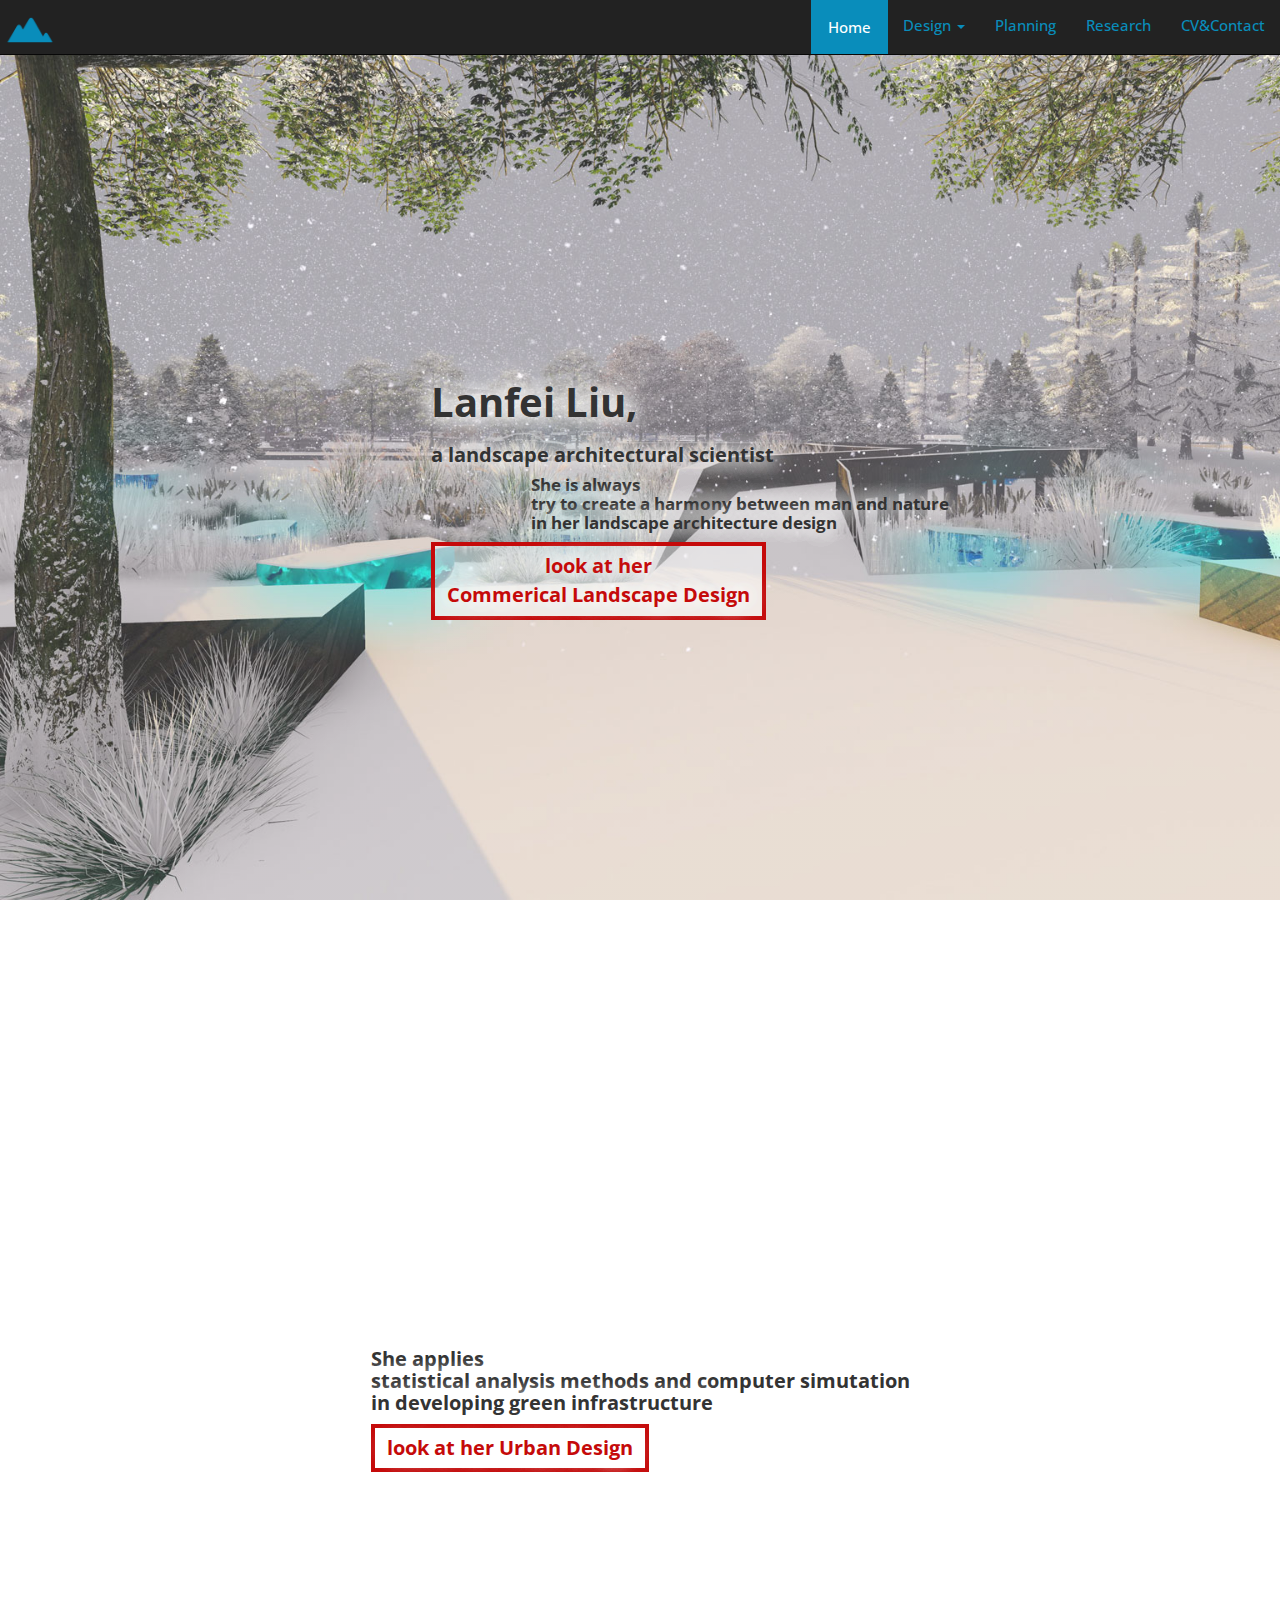
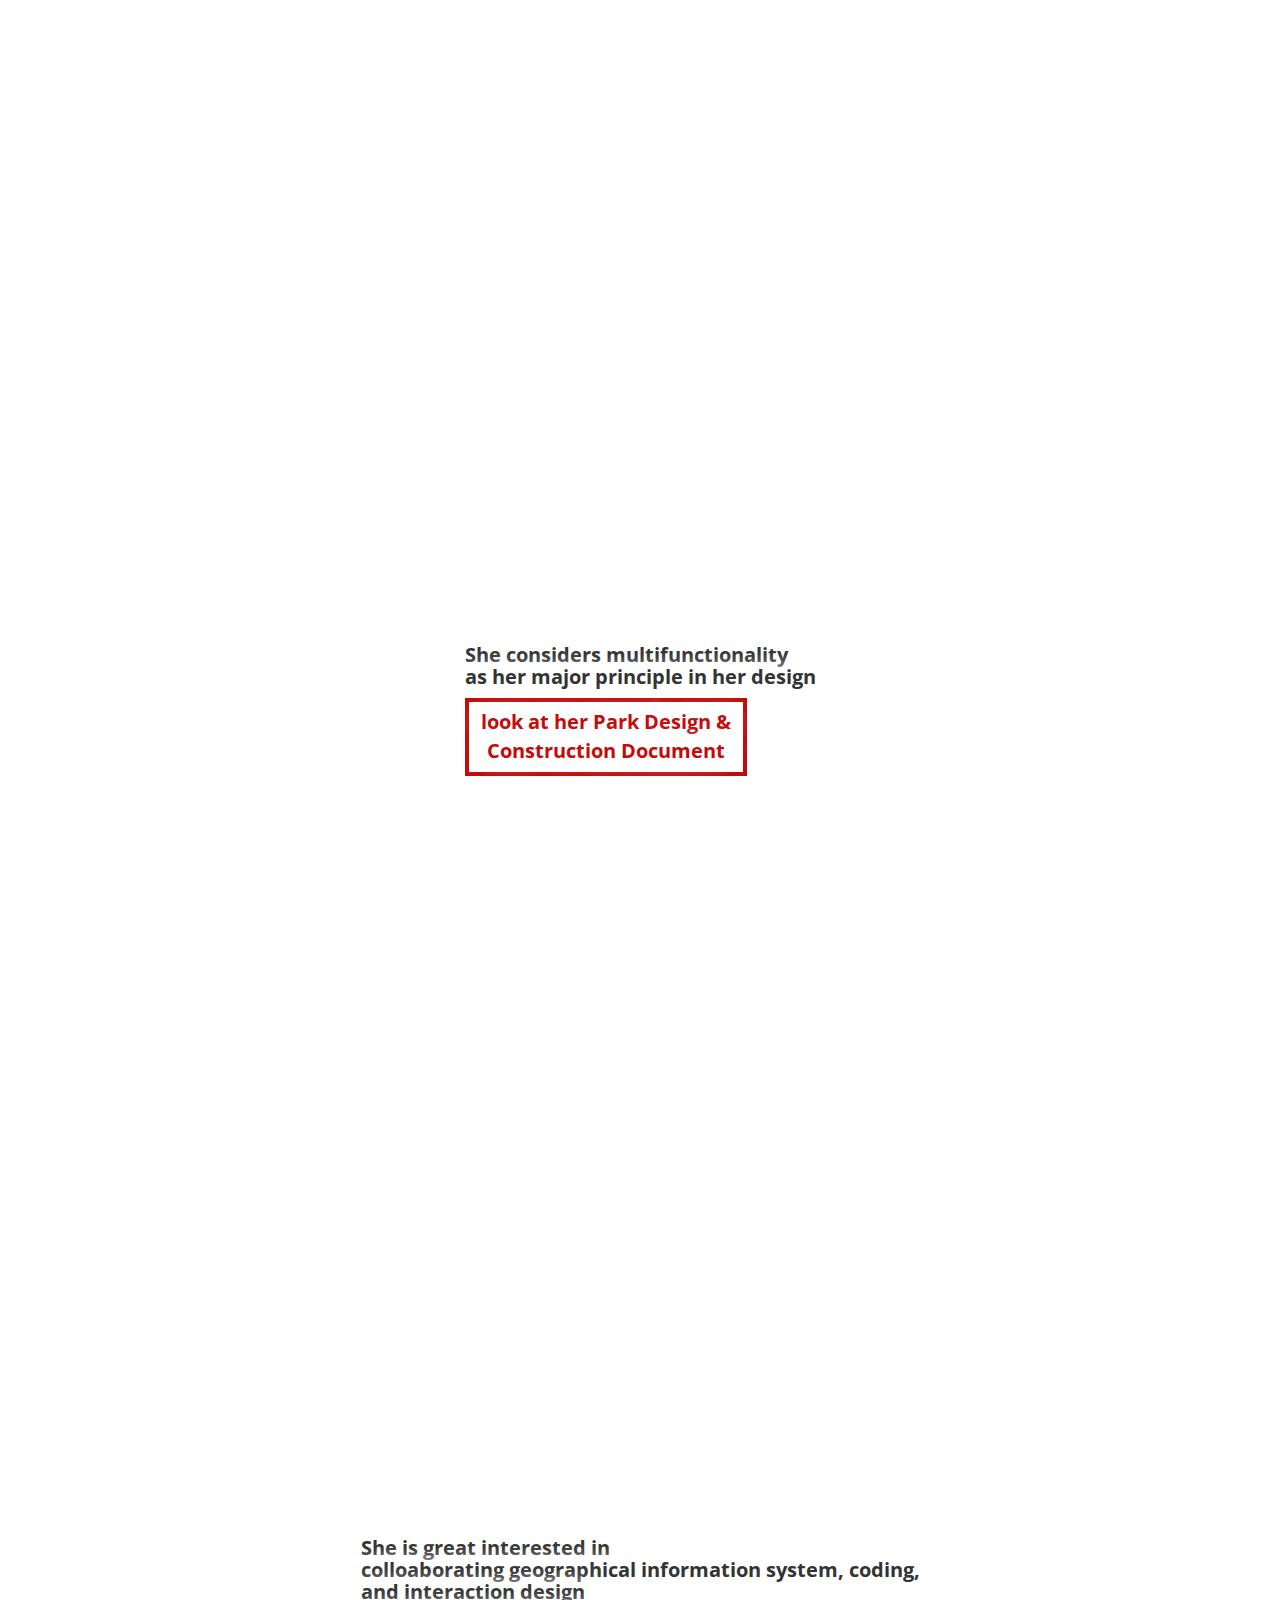
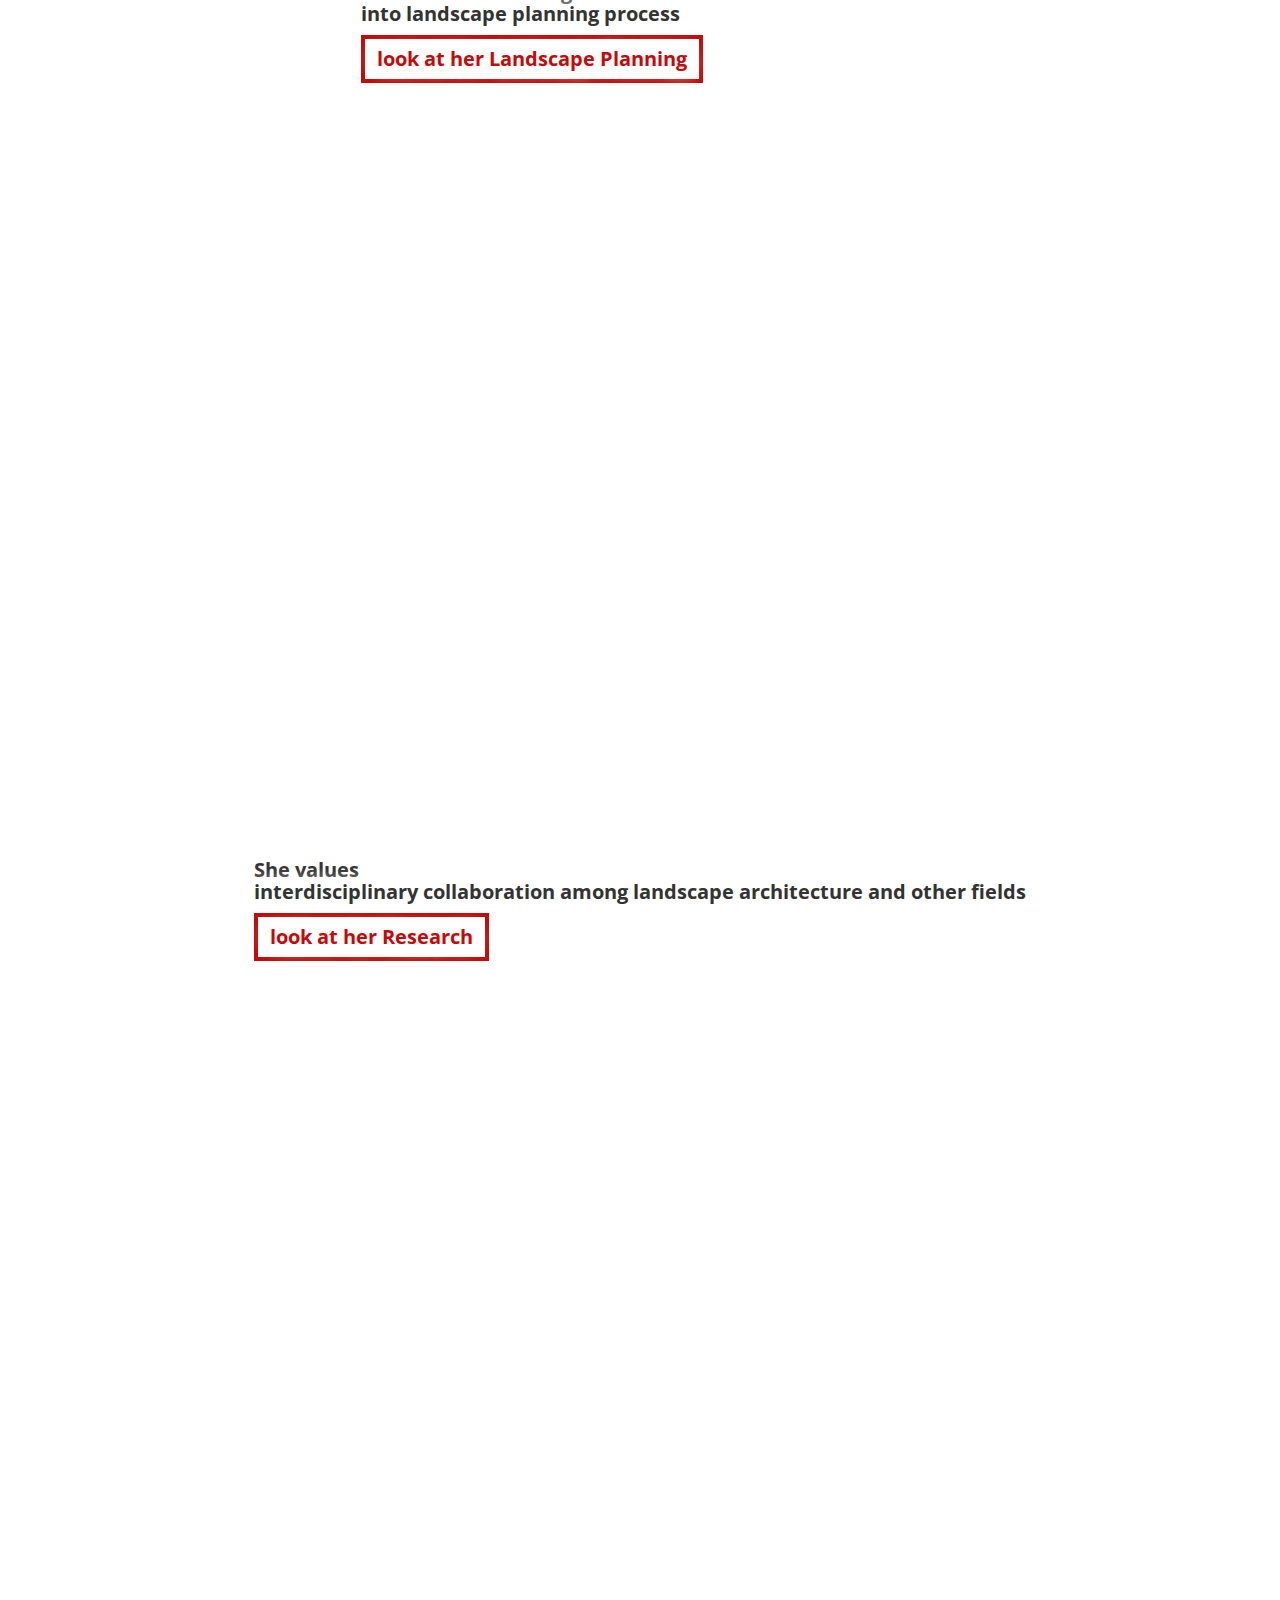
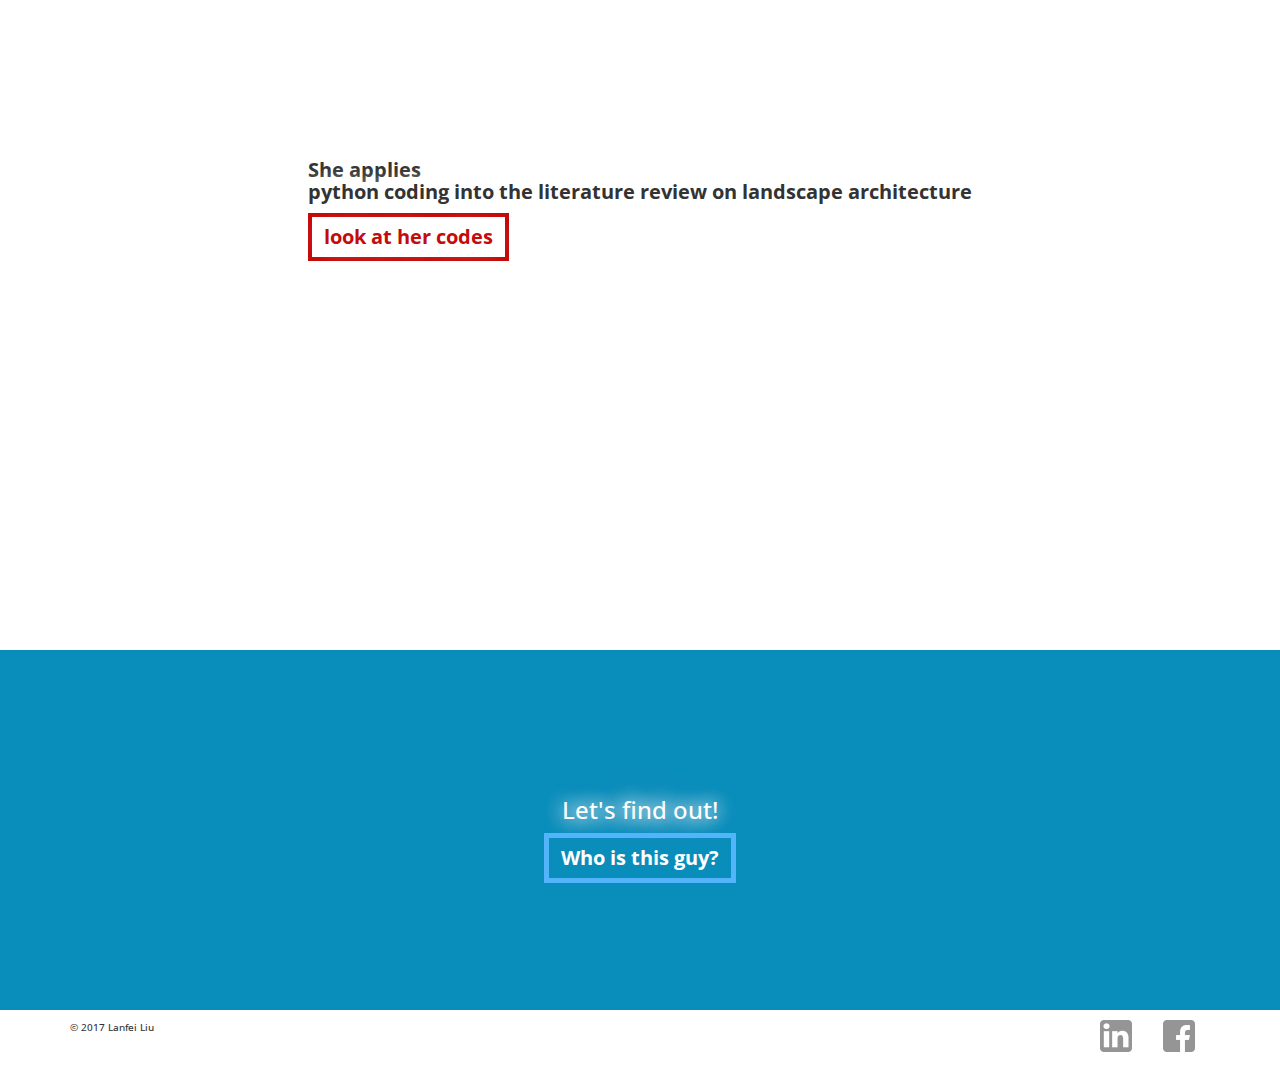
<file: index.html>
<!DOCTYPE html>
<html lang="en">
<head>
  <title>Lanfei Liu's Portfolio</title>
  <meta charset="utf-8" />
  <meta name="viewport" content="width=device-width, initial-scale= 1">
  <!-- Latest compiled and minified CSS -->
  <link rel="stylesheet" href="https://maxcdn.bootstrapcdn.com/bootstrap/3.3.7/css/bootstrap.min.css">
  <!-- jQuery library -->
  <script src="https://ajax.googleapis.com/ajax/libs/jquery/3.1.1/jquery.min.js"></script>
  <!-- Latest compiled JavaScript -->
  <script src="https://maxcdn.bootstrapcdn.com/bootstrap/3.3.7/js/bootstrap.min.js"></script>
  <!--import font and css-->
  <link rel="stylesheet" type="text/css" href="css/lanfei.css"/>
</head>

<!--homepage content-->
<body>
<!--header, my icon and nav-->

<header>
    <nav id="custom-bootstrap-menu" class="navbar navbar-inverse navbar-fixed-top">
    <div class="container-fluid">
      <div class="navbar-header">
        <button type="button" class="navbar-toggle C" data-toggle="collapse" data-target="#navbar2">
          <span class="sr-only">Toggle navigation</span>
          <span class="icon-bar"></span>
          <span class="icon-bar"></span>
          <span class="icon-bar"></span>
        </button>
        <a id = headimg class="navbar-brand" href="index.html"><img src="images/brandmountain3.png" alt = "Lanfei"></a>
        <a id = headtext class="navbar-brand" href="index.html">Lanfei</a>

      </div>
      <div id="navbar2" class="navbar-collapse collapse">
        <ul class="nav navbar-nav navbar-right">
          <li class="active" ><a href="index.html">Home</a></li>
          <li class="dropdown">
            <a href="#" class="dropdown-toggle" data-toggle="dropdown" role="button" aria-expanded="false" >Design <span class="caret"></span></a>
            <ul class="dropdown-menu" role="menu">
              <li><a href="ladesign.html">Commerical Landscape Design</a></li>
              <li><a href="pkdesign.html">Park Design</a></li>
              <li><a href="udesign.html">Urban Design</a></li>
            </ul>
          <li><a href="planning.html">Planning</a></li>
          <li><a href="research.html">Research</a></li>
          <li><a href="cv.html">CV&amp;Contact</a></li>
        </ul>
      </div>
      <!--/.nav-collapse -->
    </div>
    <!--/.container-fluid -->
  </nav>

</header>

  <!--background img and link to pages-->
  <section id=img1 class="jumbotron">
      <div class="stuff">
        <h2>Lanfei Liu, </h2>
        <h3>a landscape architectural scientist<br></h3>
        <h4>She is always<br>try to create a harmony between man and nature<br>in her landscape architecture design</h4>
        <a class="btn btn-primary" href="ladesign.html">look at her <br>Commerical Landscape Design</a>
     </div>
  </section>

  <section id=img2 class="jumbotron">
      <div class="stuff">
        <h3>She applies<br>statistical analysis methods and computer simutation <br>in developing green infrastructure</h3>
        <a class="btn btn-primary" href="udesign.html">look at her Urban Design</a>
     </div>
  </section>

  <section id=img7 class="jumbotron">
      <div class="stuff">
        <h3>She considers multifunctionality<br>as her major principle in her design</h3>
        <a class="btn btn-primary" href="pkdesign.html">look at her Park Design & <br>Construction Document</a>
     </div>
  </section>

  <section id=img3 class="jumbotron">
      <div class="stuff">
        <h3>She is great interested in<br>colloaborating geographical information system, coding, <br> and interaction design <br>into landscape planning process</h3>
        <a class="btn btn-primary" href="planning.html">look at her Landscape Planning</a>
      </div>
  </section>  

  <section id=img4 class="jumbotron">
      <div class="stuff">
        <h3>She values<br>interdisciplinary collaboration among landscape architecture and other fields</h3>
        <a class="btn btn-primary" href="research.html">look at her Research</a>
      </div>
  </section>  

  <section id=img5 class="jumbotron">
      <div class="stuff">
        <h3>She applies<br>python coding into the literature review on landscape architecture</h3>
        <a class="btn btn-primary" href="https://github.com/lanfeiliu/SpringerAPI-ElsevierAPI_LiteratureReviewTable">look at her codes</a>
      </div>
  </section> 

  <section id = img6 class="jumbotron">
      <div class="img6overlay">
        <h3>Let's find out!</h3>
        <a id = buttonblue class="btn btn-primary" href="cv.html">Who is this guy?</a>
      </div>
  </section> 



<!--icon at foot-->
<footer class="container">
	<div class="row">
      <p class="col-sm-4">&copy; 2017 Lanfei Liu</p>
      <ul class="col-sm-8">
        <li class="col-sm-1">
          <a href="http://www.linkedin.com/in/lanfeiliu/html/"><img src="images/Linkedin-512.png" alt="Linkedin"></a>
        </li>
        <li class="col-sm-1">
          <a href="http://www.facebook.com/lanfei.liu.7/"><img src="images/Facebook-512.png" alt="Facebook"></a>
        </li>
      </ul>
    </div>
</footer> 


</body>
</html>
</file>
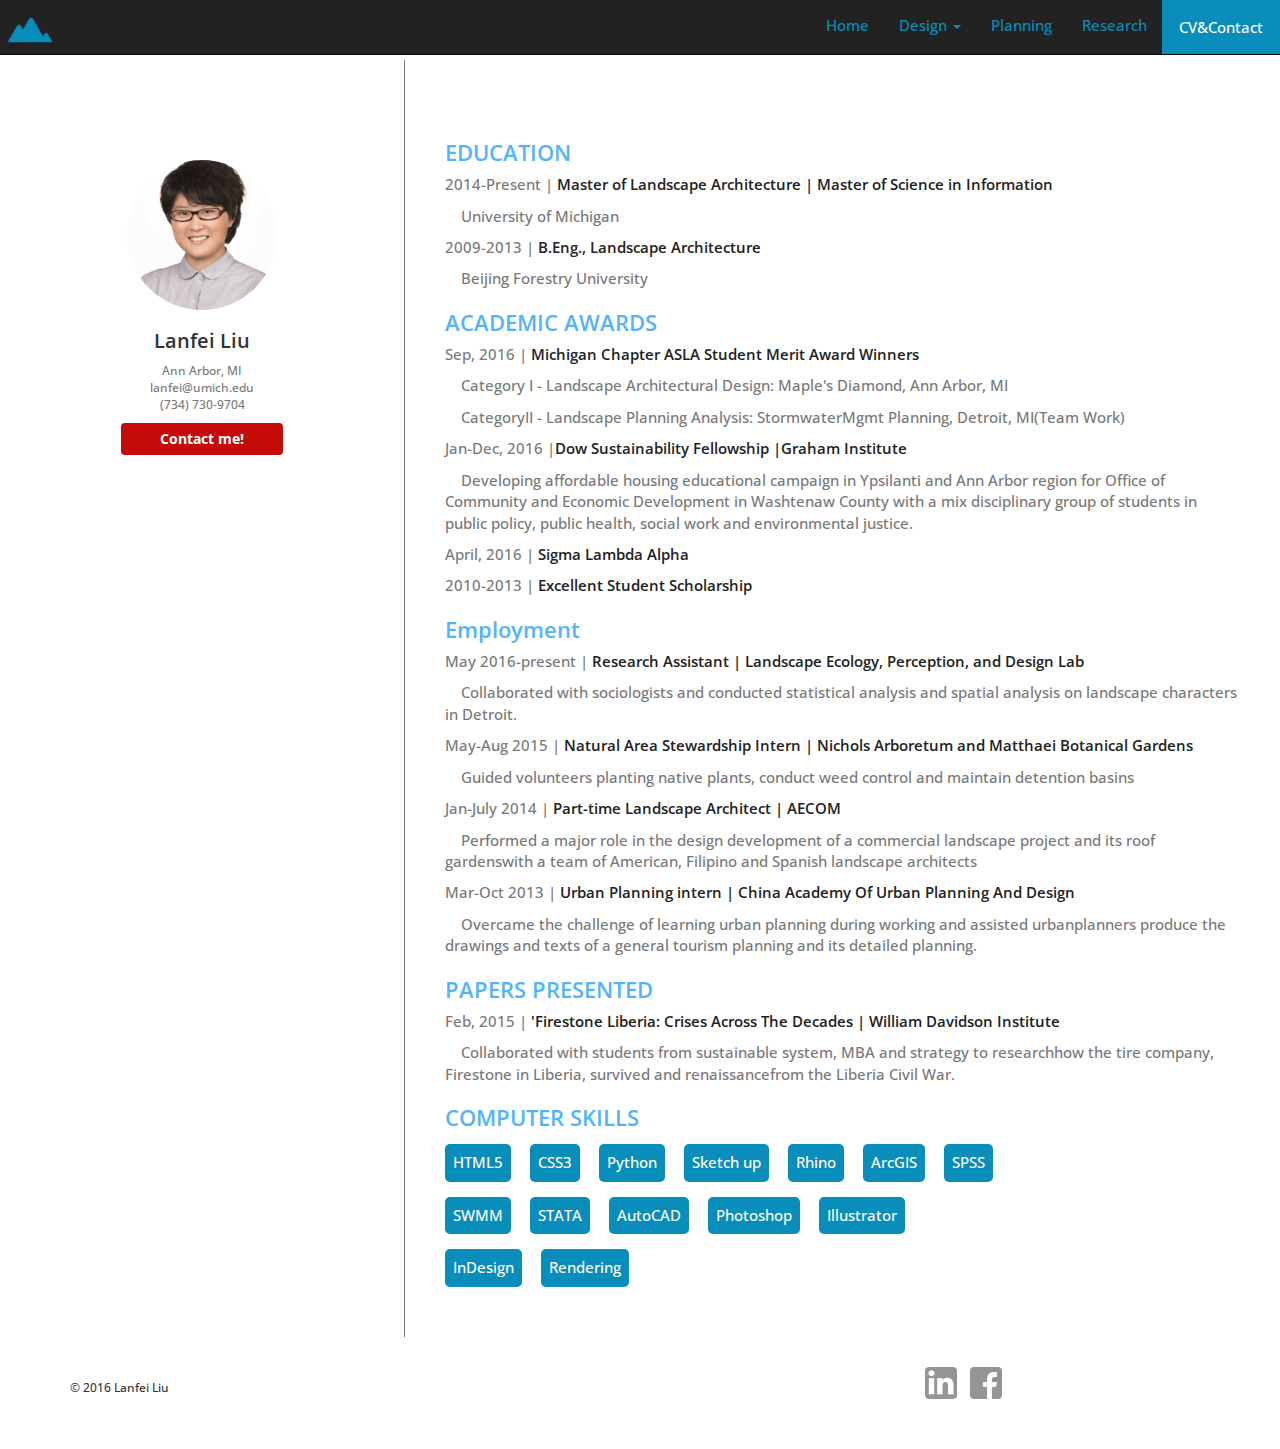
<file: cv.html>
<!DOCTYPE html>
<html lang="en">
<head>
  <title>Lanfei Liu's Portfolio</title>
  <meta charset="utf-8" />
  <meta name="viewport" content="width=device-width, initial-scale= 1">
  <!-- Latest compiled and minified CSS -->
  <link rel="stylesheet" href="https://maxcdn.bootstrapcdn.com/bootstrap/3.3.7/css/bootstrap.min.css">
  <!-- jQuery library -->
  <script src="https://ajax.googleapis.com/ajax/libs/jquery/3.1.1/jquery.min.js"></script>
  <!-- Latest compiled JavaScript -->
  <script src="https://maxcdn.bootstrapcdn.com/bootstrap/3.3.7/js/bootstrap.min.js"></script>
  <!--import font and css-->
  <link rel="stylesheet" type="text/css" href="css/cv.css"/>
</head>

<!--homepage content-->
<body>
<!--header, my icon and nav-->

<header>
  <nav id="custom-bootstrap-menu" class="navbar navbar-inverse navbar-fixed-top">
    <div class="container-fluid">
      <div class="navbar-header">
        <button type="button" class="navbar-toggle C" data-toggle="collapse" data-target="#navbar2">
          <span class="sr-only">Toggle navigation</span>
          <span class="icon-bar"></span>
          <span class="icon-bar"></span>
          <span class="icon-bar"></span>
        </button>
        <a class="navbar-brand" href="index.html"><img src="images/brandmountain3.png" alt = "Lanfei">
        </a>
      </div>
      <div id="navbar2" class="navbar-collapse collapse">
        <ul class="nav navbar-nav navbar-right">
          <li ><a href="index.html">Home</a></li>
          <li class="dropdown">
            <a href="#" class="dropdown-toggle" data-toggle="dropdown" role="button" aria-expanded="false" >Design <span class="caret"></span></a>
            <ul class="dropdown-menu" role="menu">
              <li><a href="ladesign.html">Commerical Landscape Design</a></li>
              <li><a href="pkdesign.html">Park Design</a></li>
              <li><a href="udesign.html">Urban Design</a></li>
            </ul>
          <li><a href="planning.html">Planning</a></li>
          <li><a href="research.html">Research</a></li>
          <li class="active"><a href="cv.html">CV&amp;Contact</a></li>
        </ul>
      </div>
      <!--/.nav-collapse -->
    </div>
    <!--/.container-fluid -->
  </nav>

</header>


   <section class=left>
    <div class = "allleft">
        <div class="me-img"></div>
          <h1>Lanfei Liu</h1>
          <p>Ann Arbor, MI<br>lanfei@umich.edu<br>(734) 730-9704</p>
          <a class="btn btn-primary" href="mailto:lanfei@umich.edu">Contact me!</a>
    </div>
    </section>

    <section class = right>
      <section>
        <h1>EDUCATION</h1>
        <p>2014-Present | <em>Master of Landscape Architecture | Master of Science in Information</em></p>
        <p>&nbsp;&nbsp;&nbsp;&nbsp;University of Michigan</p>
        <p>2009-2013 | <em>B.Eng., Landscape Architecture</em></p>
        <p>&nbsp;&nbsp;&nbsp;&nbsp;Beijing Forestry University</p>
      </section>

      <section>
        <h1>ACADEMIC AWARDS</h1>
        <p>Sep, 2016 | <em>Michigan Chapter ASLA Student Merit Award Winners</em></p>
        <p>&nbsp;&nbsp;&nbsp;&nbsp;Category I - Landscape Architectural Design: Maple's Diamond, Ann Arbor, MI </p>
        <p>&nbsp;&nbsp;&nbsp;&nbsp;CategoryII - Landscape Planning Analysis: StormwaterMgmt Planning, Detroit, MI(Team Work) </p>
        <p>Jan-Dec, 2016 |<em>Dow Sustainability Fellowship |Graham Institute</em></p>
        <p>&nbsp;&nbsp;&nbsp;&nbsp;Developing affordable housing educational campaign in Ypsilanti and Ann Arbor region for Office of Community and Economic Development in Washtenaw County with a mix disciplinary group of students in public policy, public health, social work and environmental justice.</p>
        <p>April, 2016 | <em>Sigma Lambda Alpha</em></p>
        <p>2010-2013 | <em>Excellent Student Scholarship </em></p>
      </section>

      <section>
        <h1>Employment</h1>
        <p>May 2016-present | <em>Research Assistant | Landscape Ecology, Perception, and Design Lab</em></p>
        <p>&nbsp;&nbsp;&nbsp;&nbsp;Collaborated with sociologists and conducted statistical analysis and spatial analysis on landscape characters in Detroit.</p>
        <p>May-Aug 2015 | <em>Natural Area Stewardship Intern | Nichols Arboretum and Matthaei Botanical Gardens</em></p>
        <p>&nbsp;&nbsp;&nbsp;&nbsp;Guided volunteers planting native plants, conduct weed control and maintain detention basins</p>
        <p>Jan-July 2014 | <em>Part-time Landscape Architect | AECOM</em></p>
        <p>&nbsp;&nbsp;&nbsp;&nbsp;Performed a major role in the design development of a commercial landscape project and its roof gardenswith a team of American, Filipino and Spanish landscape architects</p>
        <p>Mar-Oct 2013 | <em>Urban Planning intern | China Academy Of Urban Planning And Design</em></p>
        <p>&nbsp;&nbsp;&nbsp;&nbsp;Overcame the challenge of learning urban planning during working and assisted urbanplanners produce the drawings and texts of a general tourism planning and its detailed planning.</p>
      </section>

       <section>
        <h1>PAPERS PRESENTED</h1>
        <p>Feb, 2015 | <em>'Firestone Liberia: Crises Across The Decades | William Davidson Institute</em></p>
        <p>&nbsp;&nbsp;&nbsp;&nbsp;Collaborated with students from sustainable system, MBA and strategy to researchhow the tire company, Firestone in Liberia, survived and renaissancefrom the Liberia Civil War. </p>
      </section>

      <section>
        <h1>COMPUTER SKILLS</h1>
        <ul class="skill-set">
          <li>HTML5</li>
          <li>CSS3</li>
          <li>Python</li>
          <li>Sketch up</li>
          <li>Rhino</li>
          <li>ArcGIS</li>
          <li>SPSS</li>
          <li>SWMM</li>
          <li>STATA</li>
          <li>AutoCAD</li>
          <li>Photoshop</li>
          <li>Illustrator</li>
          <li>InDesign</li>
          <li>Rendering</li>
        </ul>
      </section>
    </section>

  <!--icon at foot-->
<footer class="container">
  <div class="row">
      <p class="col-sm-4">&copy; 2016 Lanfei Liu</p>
      <ul class="col-sm-8">
        <li class="col-sm-1">
          <a href="http://www.linkedin.com/in/lanfeiliu/html/"><img src="images/Linkedin-512.png" alt="Linkedin"></a>
        </li>
        <li class="col-sm-1">
          <a href="http://www.facebook.com/lanfei.liu.7/"><img src="images/Facebook-512.png" alt="Facebook"></a>
        </li>
      </ul>
    </div>
</footer> 


</body>
</html>
</file>
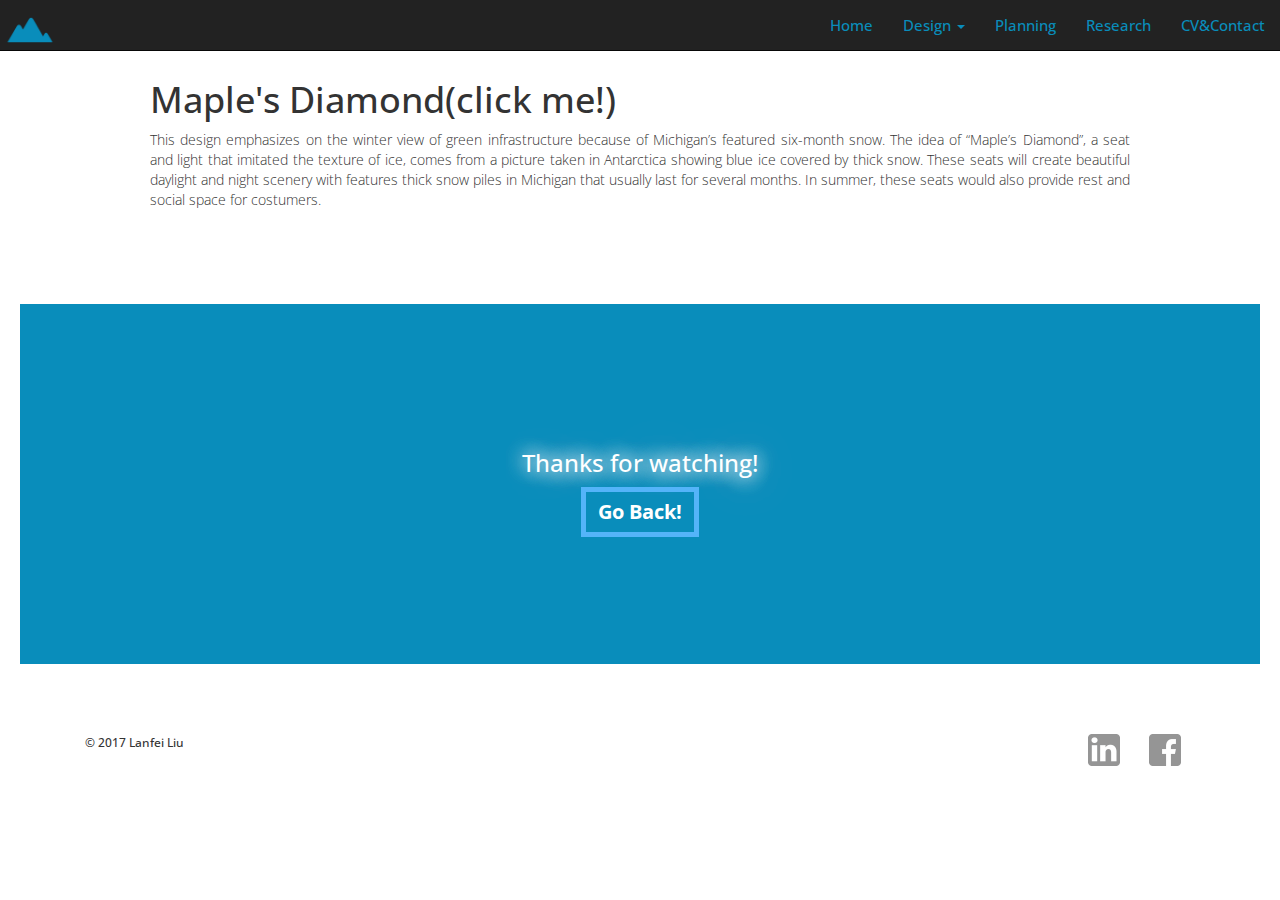
<file: ladesign.html>
<!DOCTYPE html>
<html lang="en">
<head>
  <title>Lanfei Liu's Portfolio</title>
  <meta charset="utf-8" />
  <meta name="viewport" content="width=device-width, initial-scale= 1">
  <!-- Latest compiled and minified CSS -->
  <link rel="stylesheet" href="https://maxcdn.bootstrapcdn.com/bootstrap/3.3.7/css/bootstrap.min.css">
  <!-- jQuery library -->
  <script src="https://ajax.googleapis.com/ajax/libs/jquery/3.1.1/jquery.min.js"></script>
  <!-- Latest compiled JavaScript -->
  <script src="https://maxcdn.bootstrapcdn.com/bootstrap/3.3.7/js/bootstrap.min.js"></script>
  <!--import font and css-->
  <link rel="stylesheet" type="text/css" href="css/pagesl.css"/>
  <link rel="stylesheet" href="css/lightbox.min.css">
</head>

<!--homepage content-->
<body>
<!--header, my icon and nav-->

<header>
  <nav id="custom-bootstrap-menu" class="navbar navbar-inverse navbar-fixed-top">
    <div class="container-fluid">
      <div class="navbar-header">
        <button type="button" class="navbar-toggle C" data-toggle="collapse" data-target="#navbar2">
          <span class="sr-only">Toggle navigation</span>
          <span class="icon-bar"></span>
          <span class="icon-bar"></span>
          <span class="icon-bar"></span>
        </button>
        <a class="navbar-brand" href="index.html"><img src="images/brandmountain3.png" alt = "Lanfei">
        </a>
      </div>
      <div id="navbar2" class="navbar-collapse collapse">
        <ul class="nav navbar-nav navbar-right">
          <li ><a href="index.html">Home</a></li>
          <li class="dropdown">
            <a href="#" class="dropdown-toggle" data-toggle="dropdown" role="button" aria-expanded="false" >Design <span class="caret"></span></a>
            <ul class="dropdown-menu" role="menu">
              <li class="active"><a href="ladesign.html">Commerical Landscape Design</a></li>
              <li><a href="pkdesign.html">Park Design</a></li>
              <li><a href="udesign.html">Urban Design</a></li>
            </ul>
          <li><a href="planning.html">Planning</a></li>
          <li><a href="research.html">Research</a></li>
          <li><a href="cv.html">CV&amp;Contact</a></li>
        </ul>
      </div>
      <!--/.nav-collapse -->
    </div>
    <!--/.container-fluid -->
  </nav>

</header>


<div class = "container">
    <section class = "jumbotron">
    <h1>Maple's Diamond(click me!)</h1>
    <p>This design emphasizes on the winter view of green infrastructure because of Michigan’s featured six-month snow. The idea of “Maple’s Diamond”, a seat and light that imitated the texture of ice, comes from a picture taken in Antarctica showing blue ice covered by thick snow. These seats will create beautiful daylight and night scenery with features thick snow piles in Michigan that usually last for several months. In summer, these seats would also provide rest and social space for costumers.</p>
    </section>

     <section class=row>
     <div class="col-sm-4" style="display:none;">
     <a href="images/Maple_plan.jpg" data-lightbox="jset" data-title="This is the Master plan of Maple Road Shopping Center Landscape. The site maximizes the amount of the parking spaces as well as the area providing ecosystem service. There are total 163 parking spaces within the site, including 13 for ADA, 6 for drop-off and pick-up, 29 for staff and 115 for customers."><img src="images/Maple_plan.jpg" alt = "The Master plan of Maple Road Shopping Center Landscape" class="hover-shadow"></a><p>The Master plan of Maple Road Shopping Center Landscape</p>
     </div>

     <div class="col-sm-4" style="display:none;">
    <a href="images/Maple_A2.jpg" data-lightbox="jset" data-title="Two 1 acre patches at north of the site and a smaller patch at the southeast side perform as stepping stones for birds, small animals and pollinators across the larger landscape matrix of which the site is a part."><img src="images/Maple_A2.jpg" alt = "TPatches, Matrixs,and the site" class="hover-shadow"></a><p>Patches, Matrixs, and the site</p>
    </div>

    <div class="col-sm-4" style="display:none;">
    <a href="images/Maple_A1.jpg" data-lightbox="jset" data-title="The grading design guides most of the surface flow from roofs and parking spaces to the rainwater gardens and detention basins within the site. About 70 feet of windbreaks interval, which are created by the trees in the rainwater gardens, detention basins and the patches, would help to block cold west wind in winter and provide shading for vehicles and people."> <img src="images/Maple_A1.jpg" alt="The terrain, winter wind, storm flow, green infrastructure and transportation circulation" class="hover-shadow"></a><p>The terrain, flow and circulation map</p>
    </div>
    </section>

    <section class=row>
    <div class="col-sm-6 col-md-4" style="display:none;">
     <a href="css/Maple_P1_ss.jpg" data-lightbox="jset" data-title="The winter view of the detention basin"><img src="images/Maple_P1_ss.jpg" alt = "The winter view of the detention basin" class="hover-shadow"></a><p>The winter view of the detention basin</p>
     </div>

    <div class="col-sm-6 col-md-4" style="display:none;">
    <a href="css/Maple_P2.jpg" data-lightbox="jset" data-title="The night view of the detention basin"><img src="images/Maple_P2.jpg" alt = "The night view of the detention basin" class="hover-shadow"></a><p>The night view of the detention basin</p>
    </div>

    <div class="col-sm-6 col-md-4" style="display:none;">
    <a href="images/Maple_P4.jpg" data-lightbox="jset" data-title="The outdoor cafe"> <img src="images/Maple_P4.jpg" alt="The terrain, winter wind, storm flow, green infrastructure and transportation circulation" class="hover-shadow"></a><p>The outdoor cafe</p>
    </div>


    <div class="col-sm-6 col-md-4" style="display:none;">
     <a href="images/Maple_P3.jpg" data-lightbox="jset" data-title="The open space in the winter"><img src="images/Maple_P3.jpg" alt = "The open space in the winter" class="hover-shadow"></a><p>The open space in the winter</p>
     </div>

     <div class="col-sm-6 col-md-4" style="display:none;">
    <a href="images/Maple_P6.jpg" data-lightbox="jset" data-title="The open space in the summer"><img src="images/Maple_P6.jpg" alt = "The open space in the summer" class="hover-shadow"></a><p>The open space in the summer</p>
    </div>

    <div class="col-sm-6 col-md-4" style="display:none;">
    <a href="images/Maple_P5.jpg" data-lightbox="jset" data-title="The sidewalk allows people to walk through parking lot safty"> <img src="images/Maple_P5.jpg" alt="The sidewalk allows people to walk through parking lot safty" class="hover-shadow"></a><p>The sidewalk allows people to walk through parking lot safty</p>
    </div>
    </section>
</div>

  <section id = img6 class="jumbotron">
    <div class="img6overlay">
      <h3>Thanks for watching!</h3>
      <a id = buttonblue class="btn btn-primary" href="index.html">Go Back!</a>
    </div>
  </section> 


<footer class="container">
  <div class="r">
      <p class="col-sm-4">&copy; 2017 Lanfei Liu</p>
      <ul class="col-sm-8">
        <li class="col-sm-1">
          <a href="http://www.linkedin.com/in/lanfeiliu/html/"><img src="images/Linkedin-512.png" alt="Linkedin"></a>
        </li>
        <li class="col-sm-1">
          <a href="http://www.facebook.com/lanfei.liu.7/"><img src="images/Facebook-512.png" alt="Facebook"></a>
        </li>
      </ul>
    </div>
</footer> 
<script src="js/lightbox-plus-jquery.min.js"></script>

</body>
</html>
</file>
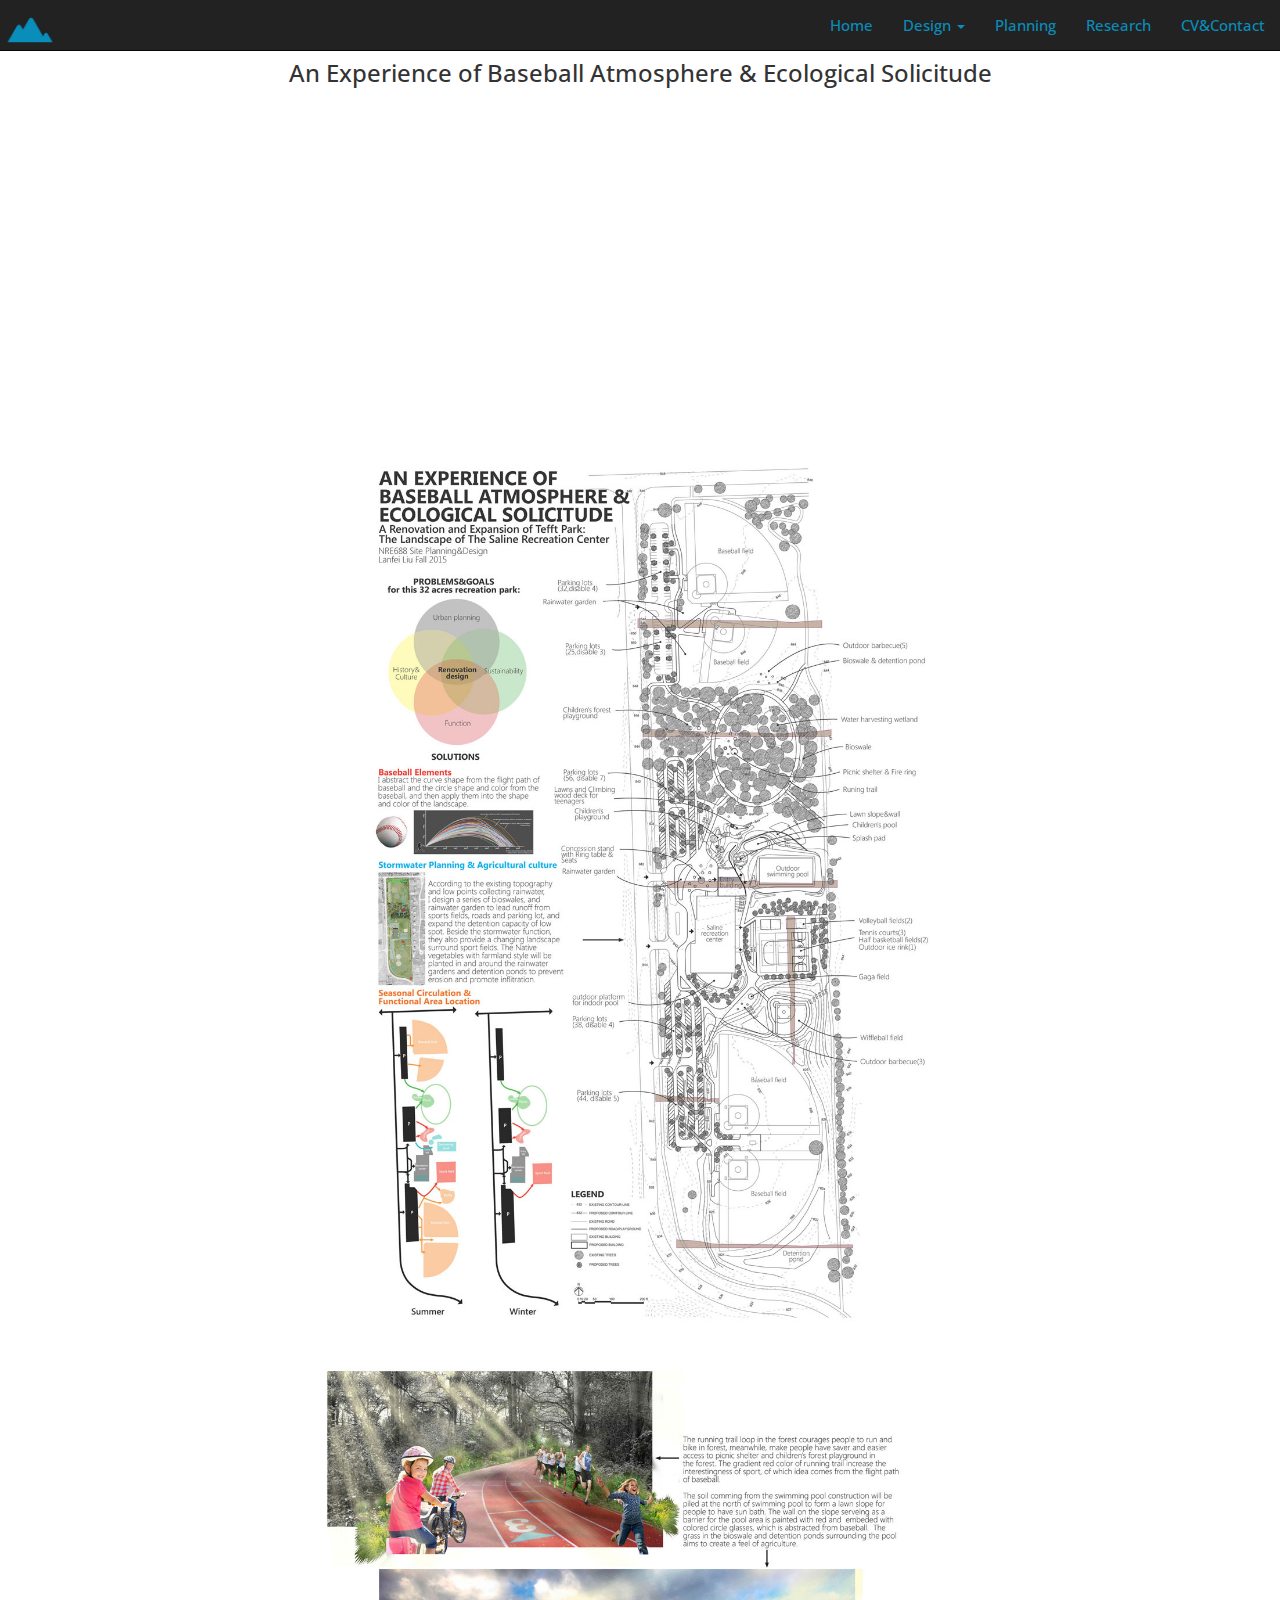
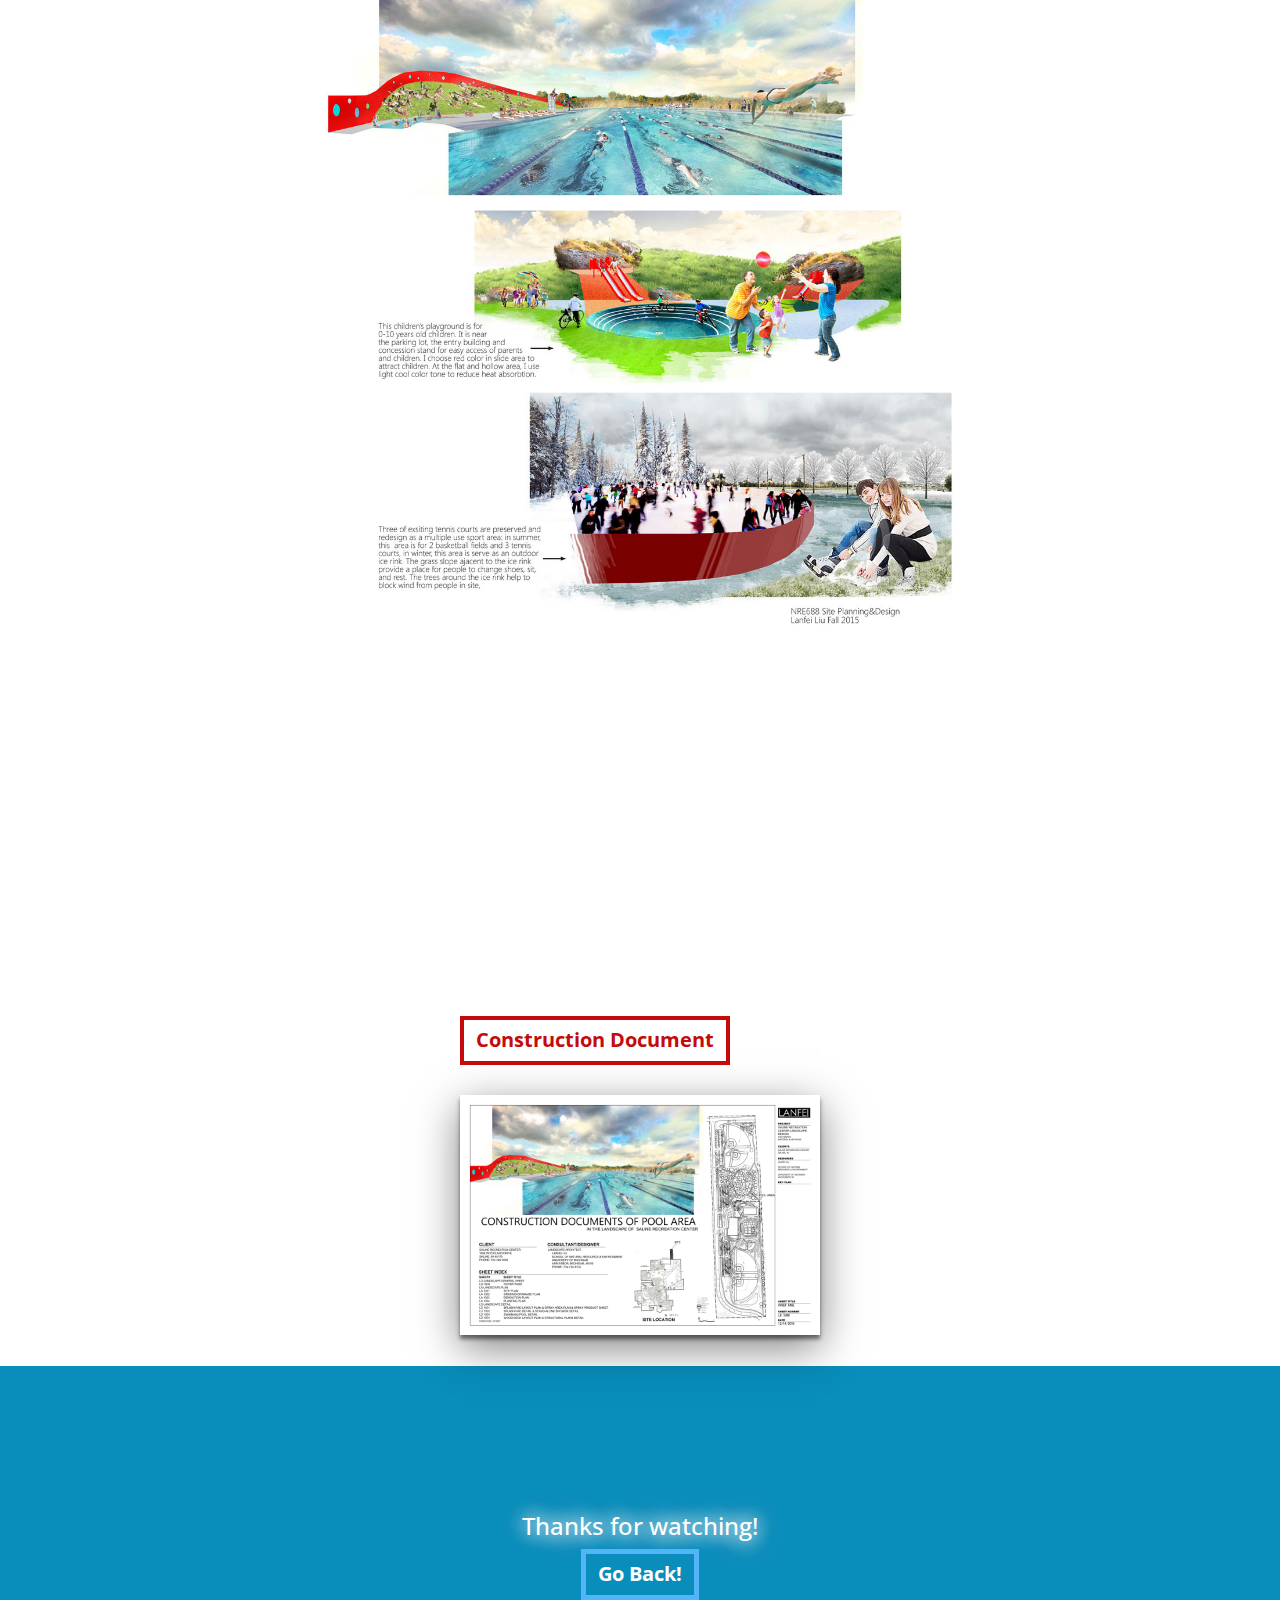
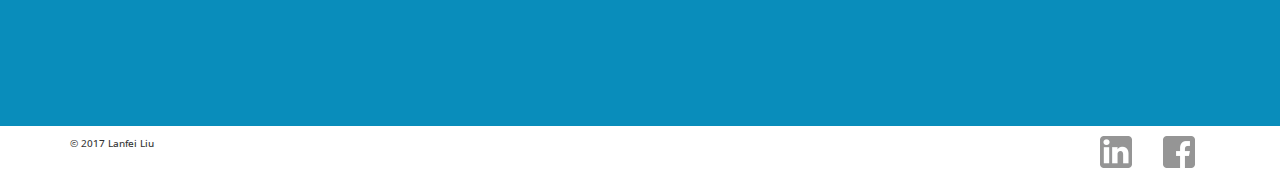
<file: pkdesign.html>
<!DOCTYPE html>
<html lang="en">
<head>
  <title>Lanfei Liu's Portfolio</title>
  <meta charset="utf-8" />
  <meta name="viewport" content="width=device-width, initial-scale= 1">
  <!-- Latest compiled and minified CSS -->
  <link rel="stylesheet" href="https://maxcdn.bootstrapcdn.com/bootstrap/3.3.7/css/bootstrap.min.css">
  <!-- jQuery library -->
  <script src="https://ajax.googleapis.com/ajax/libs/jquery/3.1.1/jquery.min.js"></script>
  <!-- Latest compiled JavaScript -->
  <script src="https://maxcdn.bootstrapcdn.com/bootstrap/3.3.7/js/bootstrap.min.js"></script>
  <!--import font and css-->
  <link rel="stylesheet" type="text/css" href="css/pagepk.css"/>
</head>

<!--homepage content-->
<body>
<!--header, my icon and nav-->

<header>
    <nav id="custom-bootstrap-menu" class="navbar navbar-inverse navbar-fixed-top">
    <div class="container-fluid">
      <div class="navbar-header">
        <button type="button" class="navbar-toggle C" data-toggle="collapse" data-target="#navbar2">
          <span class="sr-only">Toggle navigation</span>
          <span class="icon-bar"></span>
          <span class="icon-bar"></span>
          <span class="icon-bar"></span>
        </button>
        <a id = headimg class="navbar-brand" href="index.html"><img src="images/brandmountain3.png" alt = "Lanfei"></a>
        <a id = headtext class="navbar-brand" href="index.html">Lanfei</a>

      </div>
      <div id="navbar2" class="navbar-collapse collapse">
        <ul class="nav navbar-nav navbar-right">
          <li><a href="index.html">Home</a></li>
          <li class="dropdown">
            <a href="#" class="dropdown-toggle" data-toggle="dropdown" role="button" aria-expanded="false" >Design <span class="caret"></span></a>
            <ul class="dropdown-menu" role="menu">
              <li><a href="ladesign.html">Commerical Landscape Design</a></li>
              <li class="active" ><a href="pkdesign.html">Park Design</a></li>
              <li><a href="udesign.html">Urban Design</a></li>
            </ul>
          <li><a href="planning.html">Planning</a></li>
          <li><a href="research.html">Research</a></li>
          <li><a href="cv.html">CV&amp;Contact</a></li>
        </ul>
      </div>
      <!--/.nav-collapse -->
    </div>
    <!--/.container-fluid -->
  </nav>

</header>

  <!--background img and link to pages-->

  <h3 style="text-align:center;">An Experience of Baseball Atmosphere & Ecological Solicitude</h3>

  <section id=pk1 class="jumbotron">
  </section>

  <section class="container">
    <div class="row">

      <figure class="col-sm-6 col-md-4">
      </figure>

      <figure class="col-sm-6 col-md-4">
      <a class="btn btn-primary" href="images/Park_Construction_Document.pdf">Construction Document</a>
      <a href = "images/Park_Construction_Document.pdf"><img src="images/LPCOVER_PAGE2-COVERPAGE.jpg"><p><br></p></a>
      </figure>
    </div>
  </section>

  <section id = img6 class="jumbotron">
    <div class="img6overlay">
      <h3>Thanks for watching!</h3>
      <a id = buttonblue class="btn btn-primary" href="index.html">Go Back!</a>
    </div>
  </section> 



<!--icon at foot-->
<footer class="container">
	<div class="row">
      <p class="col-sm-4">&copy; 2017 Lanfei Liu</p>
      <ul class="col-sm-8">
        <li class="col-sm-1">
          <a href="http://www.linkedin.com/in/lanfeiliu/html/"><img src="images/Linkedin-512.png" alt="Linkedin"></a>
        </li>
        <li class="col-sm-1">
          <a href="http://www.facebook.com/lanfei.liu.7/"><img src="images/Facebook-512.png" alt="Facebook"></a>
        </li>
      </ul>
    </div>
</footer> 


</body>
</html>
</file>
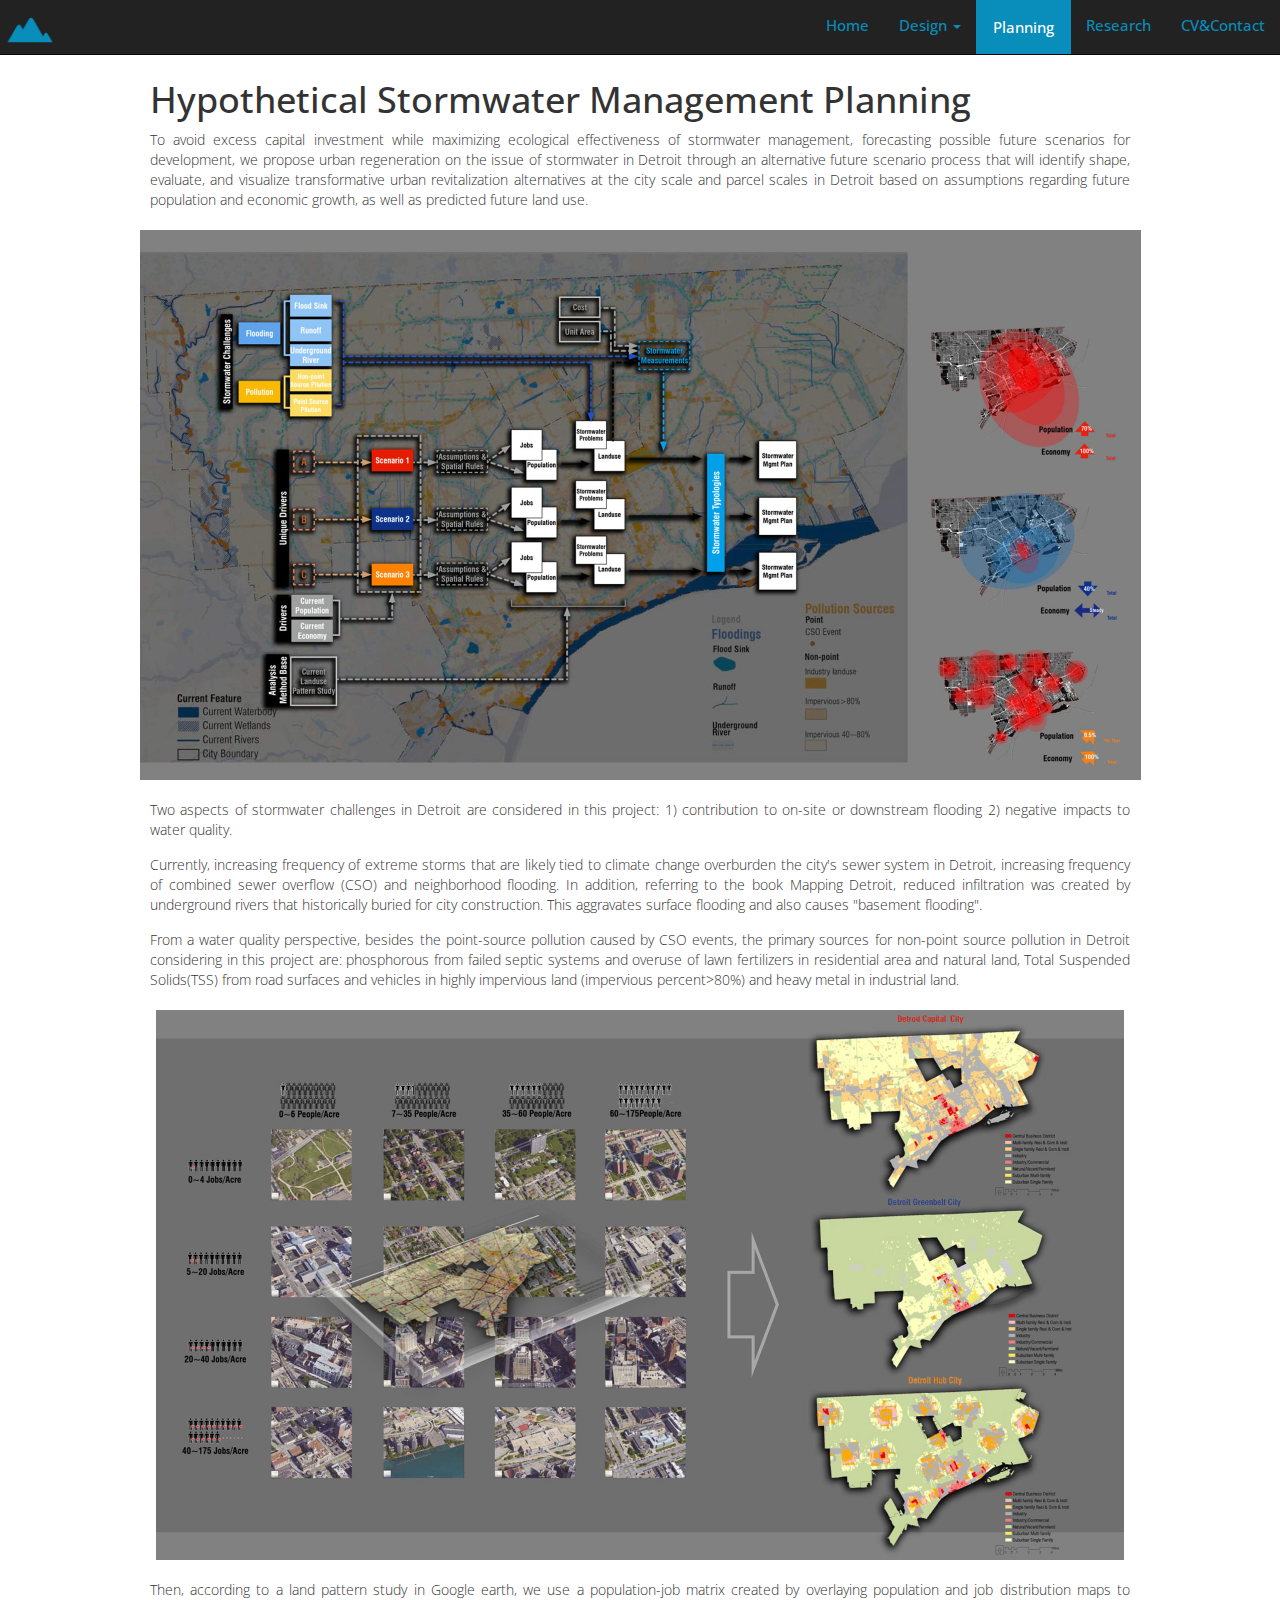
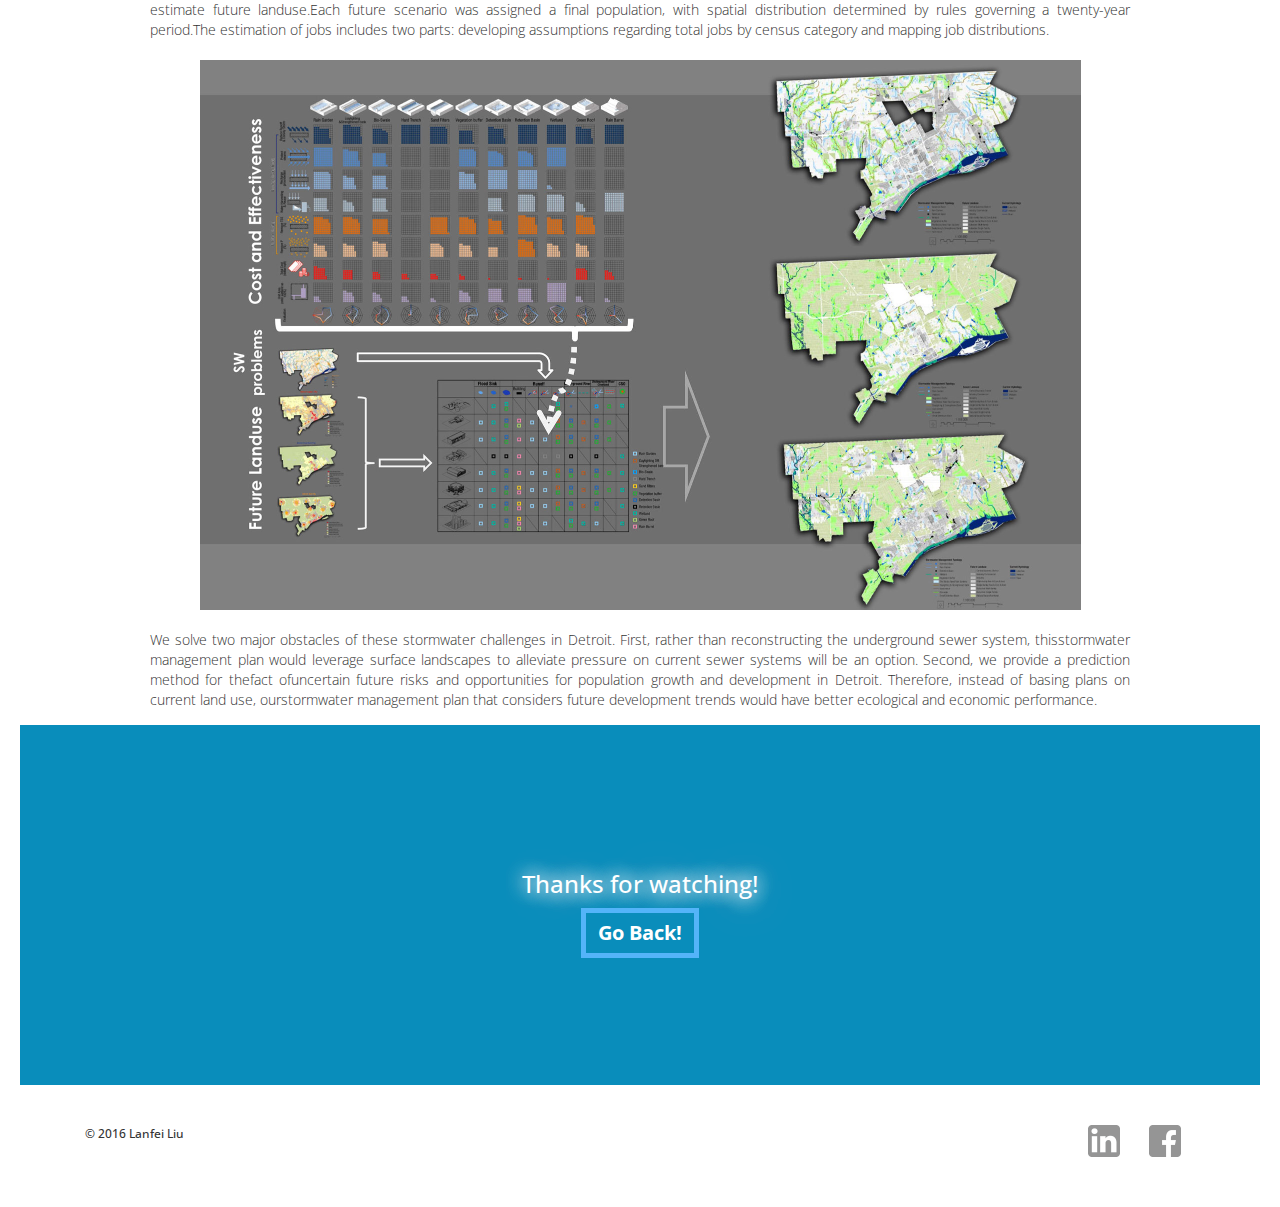
<file: planning.html>
<!DOCTYPE html>
<html lang="en">
<head>
  <title>Lanfei Liu's Portfolio</title>
  <meta charset="utf-8" />
  <meta name="viewport" content="width=device-width, initial-scale= 1">
  <!-- Latest compiled and minified CSS -->
  <link rel="stylesheet" href="https://maxcdn.bootstrapcdn.com/bootstrap/3.3.7/css/bootstrap.min.css">
  <!-- jQuery library -->
  <script src="https://ajax.googleapis.com/ajax/libs/jquery/3.1.1/jquery.min.js"></script>
  <!-- Latest compiled JavaScript -->
  <script src="https://maxcdn.bootstrapcdn.com/bootstrap/3.3.7/js/bootstrap.min.js"></script>
  <!--import font and css-->
  <link rel="stylesheet" type="text/css" href="css/pagepl.css"/>
</head>

<!--homepage content-->
<body>
<!--header, my icon and nav-->

<header>
  <nav id="custom-bootstrap-menu" class="navbar navbar-inverse navbar-fixed-top">
    <div class="container-fluid">
      <div class="navbar-header">
        <button type="button" class="navbar-toggle C" data-toggle="collapse" data-target="#navbar2">
          <span class="sr-only">Toggle navigation</span>
          <span class="icon-bar"></span>
          <span class="icon-bar"></span>
          <span class="icon-bar"></span>
        </button>
        <a class="navbar-brand" href="index.html"><img src="images/brandmountain3.png" alt = "Lanfei">
        </a>
      </div>
      <div id="navbar2" class="navbar-collapse collapse">
        <ul class="nav navbar-nav navbar-right">
          <li ><a href="index.html">Home</a></li>
          <li class="dropdown">
            <a href="#" class="dropdown-toggle" data-toggle="dropdown" role="button" aria-expanded="false" >Design <span class="caret"></span></a>
            <ul class="dropdown-menu" role="menu">
              <li><a href="ladesign.html">Commerical Landscape Design</a></li>
              <li><a href="pkdesign.html">Park Design</a></li>
              <li class="active"><a href="udesign.html">Urban Design</a></li>
            </ul>
          <li class="active"><a href="planning.html">Planning</a></li>
          <li><a href="research.html">Research</a></li>
          <li><a href="cv.html">CV&amp;Contact</a></li>
        </ul>
      </div>
      <!--/.nav-collapse -->
    </div>
    <!--/.container-fluid -->
  </nav>

</header>

  <div class = "container">
    <section class = "jumbotron">
    <h1>Hypothetical Stormwater Management Planning</h1>
    <p>To avoid excess capital investment while maximizing ecological effectiveness of stormwater management, forecasting possible future scenarios for development, we propose urban regeneration on the issue of stormwater in Detroit through an alternative future scenario process that will identify shape, evaluate, and visualize transformative urban revitalization alternatives at the city scale and parcel scales in Detroit based on assumptions regarding future population and economic growth, as well as predicted future land use.</p>
    </section>

    <section id= img1 class = "jumbotron">
    </section>

    <section class = "jumbotron">
    <p>Two aspects of stormwater challenges in Detroit are considered in this project: 1) contribution to on-site or downstream flooding 2) negative impacts to water quality. </p>
    <p>Currently, increasing frequency of extreme storms that are likely tied to climate change overburden the city's sewer system in Detroit, increasing frequency of combined sewer overflow (CSO) and neighborhood flooding. In addition, referring to the book Mapping Detroit, reduced infiltration was created by underground rivers that historically buried for city construction. This aggravates surface flooding and also causes "basement flooding".</p>
    <p>From a water quality perspective, besides the point-source pollution caused by CSO events, the primary sources for non-point source pollution in Detroit considering in this project are: phosphorous from failed septic systems and overuse of lawn fertilizers in residential area and natural land, Total Suspended Solids(TSS) from road surfaces and vehicles in highly impervious land (impervious percent>80%) and heavy metal in industrial land. </p>
    </section>

    <section id= img2 class = "jumbotron">
    </section>

    <section class = "jumbotron">
    <p>Then, according to a land pattern study in Google earth, we use a population-job matrix created by overlaying population and job distribution maps to estimate future landuse.Each future scenario was assigned a final population, with spatial distribution determined by rules governing a twenty-year period.The estimation of jobs includes two parts: developing assumptions regarding total jobs by census category and mapping job distributions.</p>
    </section>

    <section id= img3 class = "jumbotron">
    </section>

    <section class = "jumbotron">
    <p>We solve two major obstacles of these stormwater challenges in Detroit. First, rather than reconstructing the underground sewer system, thisstormwater management plan would leverage surface landscapes to alleviate pressure on current sewer systems will be an option. Second, we provide a prediction method for thefact ofuncertain future risks and opportunities for population growth and development in Detroit. Therefore, instead of basing plans on current land use, ourstormwater management plan that considers future development trends would have better ecological and economic performance. </p>
    </section>

  </div>

  <section id = img6 class="jumbotron">
    <div class="img6overlay">
      <h3>Thanks for watching!</h3>
      <a id = buttonblue class="btn btn-primary" href="index.html">Go Back!</a>
    </div>
  </section> 


<footer class="container">
  <div class="r">
      <p class="col-sm-4">&copy; 2016 Lanfei Liu</p>
      <ul class="col-sm-8">
        <li class="col-sm-1">
          <a href="http://www.linkedin.com/in/lanfeiliu/html/"><img src="images/Linkedin-512.png" alt="Linkedin"></a>
        </li>
        <li class="col-sm-1">
          <a href="http://www.facebook.com/lanfei.liu.7/"><img src="images/Facebook-512.png" alt="Facebook"></a>
        </li>
      </ul>
    </div>
</footer> 

</body>
</html>
</file>
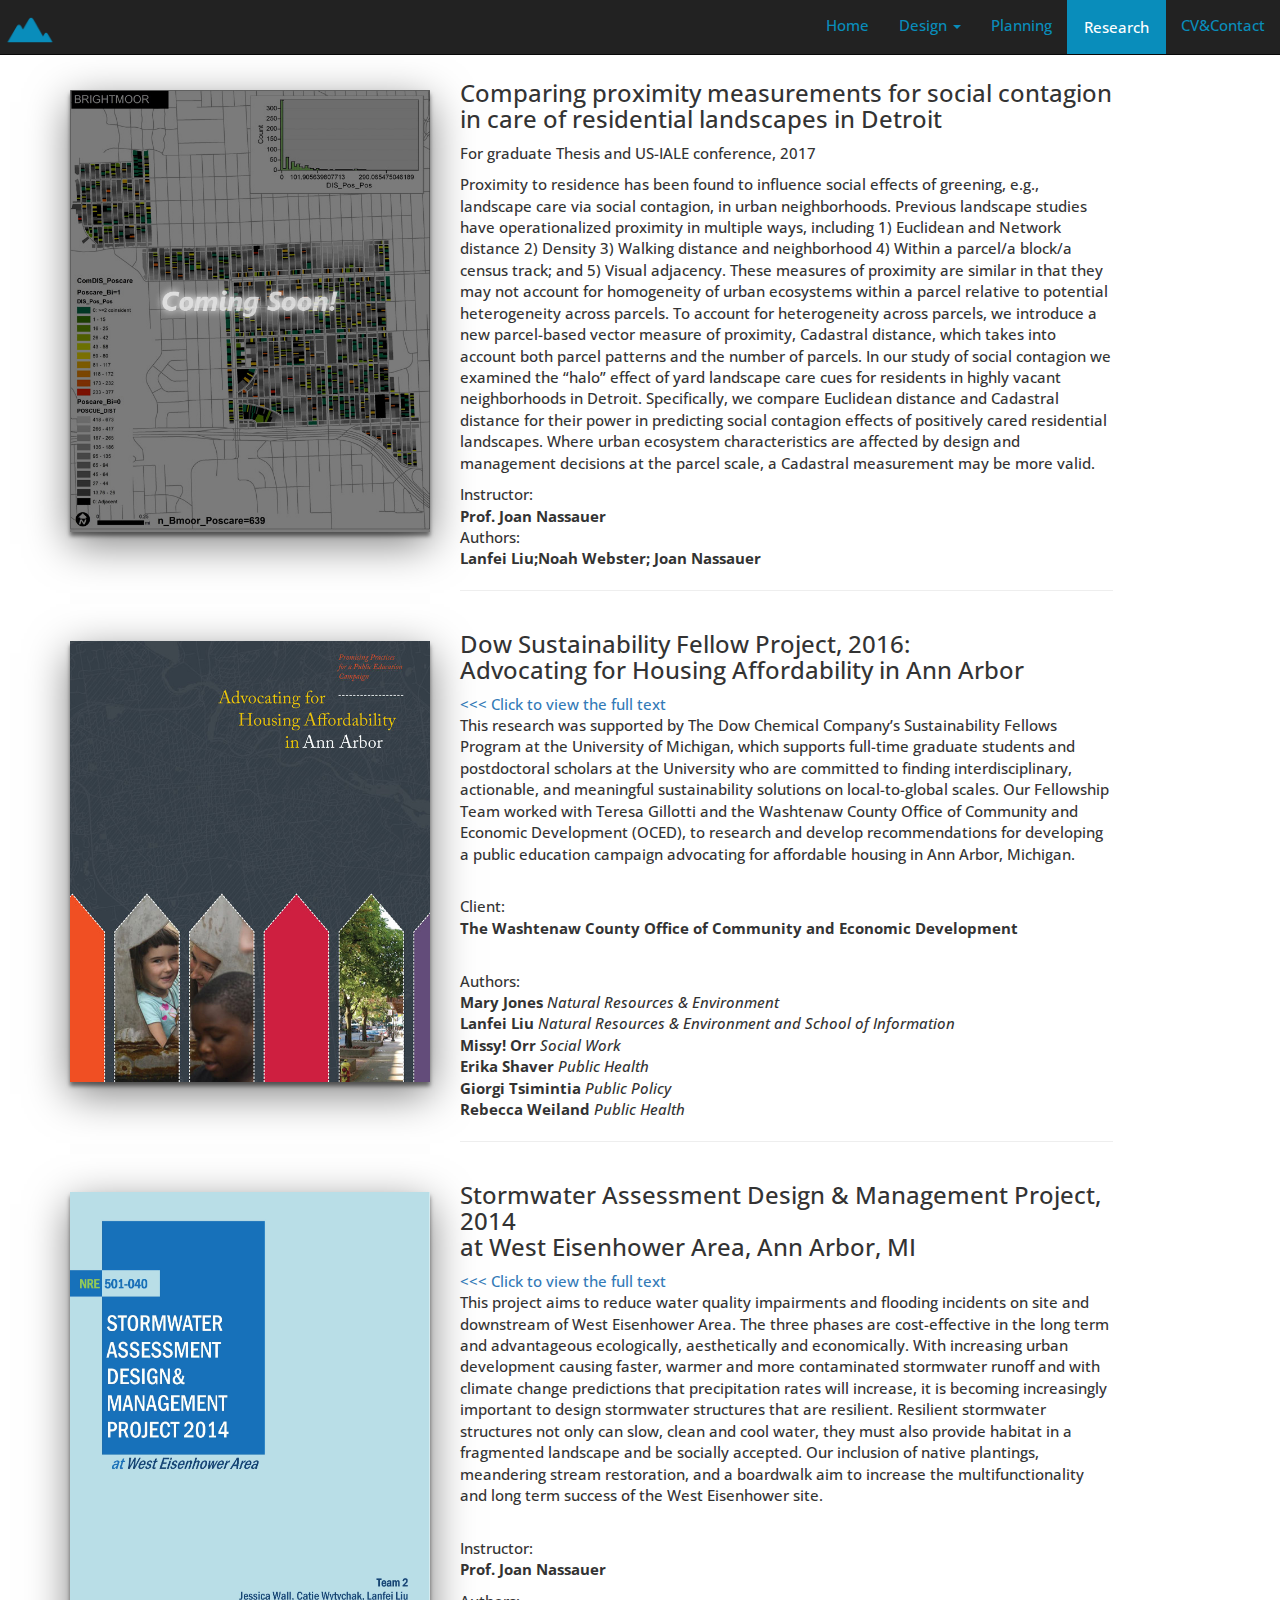
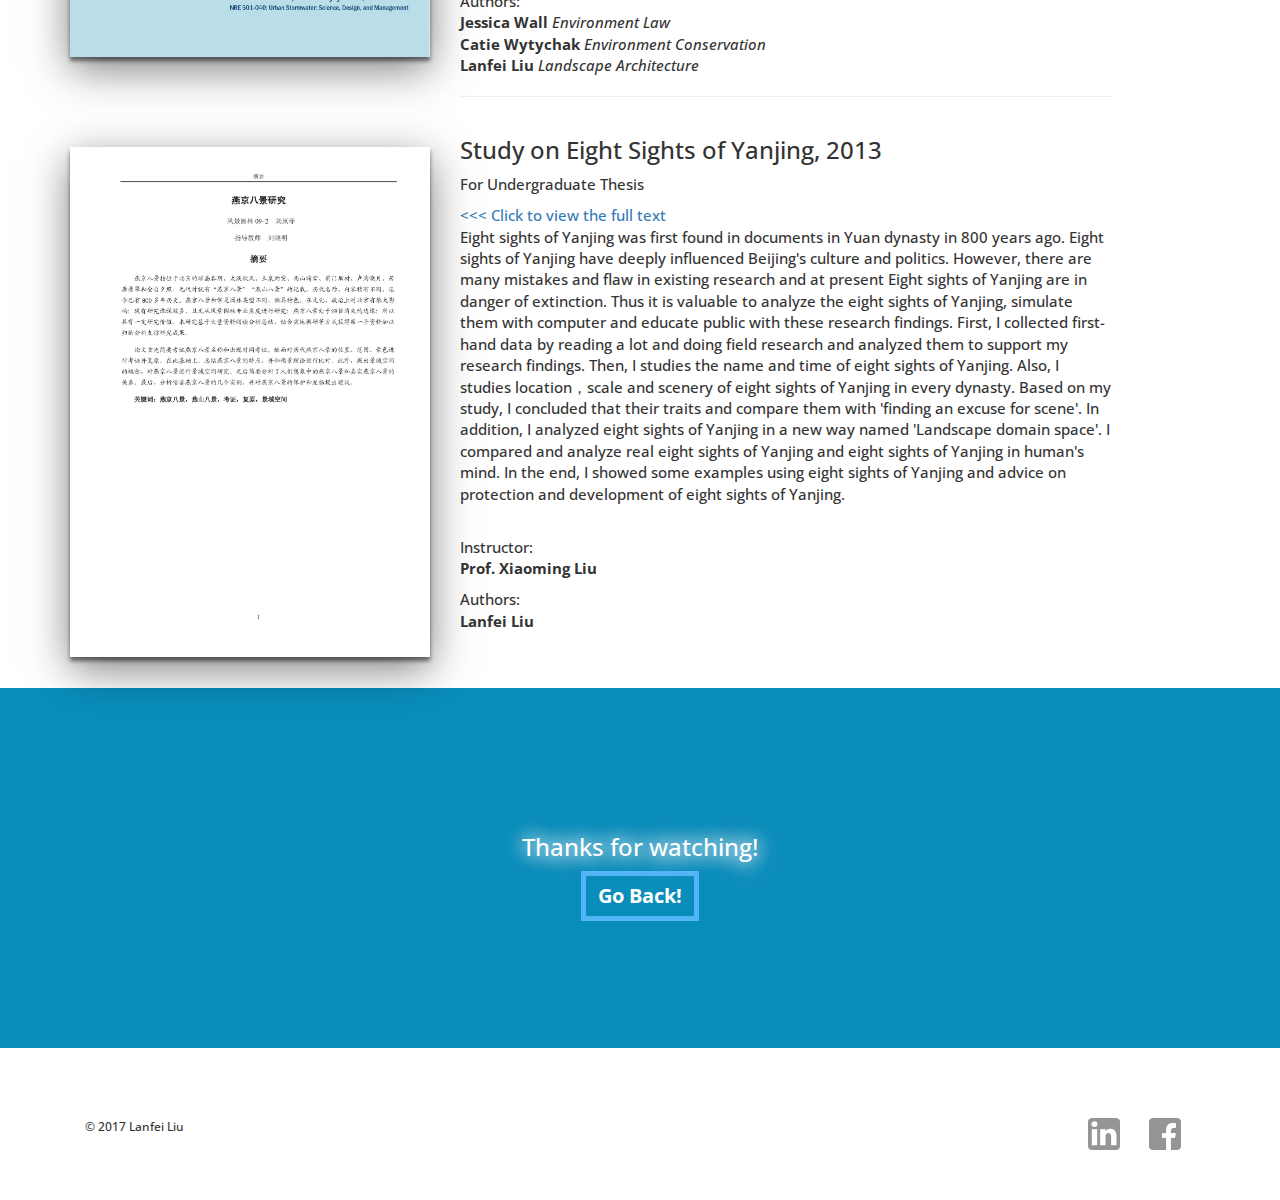
<file: research.html>
<!DOCTYPE html>
<html lang="en">
<head>
  <title>Lanfei Liu's Portfolio</title>
  <meta charset="utf-8" />
  <meta name="viewport" content="width=device-width, initial-scale= 1">
  <!-- Latest compiled and minified CSS -->
  <link rel="stylesheet" href="https://maxcdn.bootstrapcdn.com/bootstrap/3.3.7/css/bootstrap.min.css">
  <!-- jQuery library -->
  <script src="https://ajax.googleapis.com/ajax/libs/jquery/3.1.1/jquery.min.js"></script>
  <!-- Latest compiled JavaScript -->
  <script src="https://maxcdn.bootstrapcdn.com/bootstrap/3.3.7/js/bootstrap.min.js"></script>
  <!--import font and css-->
  <link rel="stylesheet" type="text/css" href="css/pagesr.css"/>
</head>

<!--homepage content-->
<body>
<!--header, my icon and nav-->

<header>
  <nav id="custom-bootstrap-menu" class="navbar navbar-inverse navbar-fixed-top">
    <div class="container-fluid">
      <div class="navbar-header">
        <button type="button" class="navbar-toggle C" data-toggle="collapse" data-target="#navbar2">
          <span class="sr-only">Toggle navigation</span>
          <span class="icon-bar"></span>
          <span class="icon-bar"></span>
          <span class="icon-bar"></span>
        </button>
        <a class="navbar-brand" href="index.html"><img src="images/brandmountain3.png" alt = "Lanfei">
        </a>
      </div>
      <div id="navbar2" class="navbar-collapse collapse">
        <ul class="nav navbar-nav navbar-right">
          <li ><a href="index.html">Home</a></li>
          <li class="dropdown">
            <a href="#" class="dropdown-toggle" data-toggle="dropdown" role="button" aria-expanded="false" >Design <span class="caret"></span></a>
            <ul class="dropdown-menu" role="menu">
              <li><a href="ladesign.html">Commerical Landscape Design</a></li>
              <li><a href="pkdesign.html">Park Design</a></li>
              <li><a href="udesign.html">Urban Design</a></li>
            </ul>
          <li><a href="planning.html">Planning</a></li>
          <li class="active"><a href="research.html">Research</a></li>
          <li><a href="cv.html">CV&amp;Contact</a></li>
        </ul>
      </div>
      <!--/.nav-collapse -->
    </div>
    <!--/.container-fluid -->
  </nav>
</header>

  <section class="container">
      <div class="row">
        <figure class="col-sm-6 col-md-4">   
          <img src="images/Br_PosCare.jpg">
        </figure>
        <text class="col-sm-6 col-md-7" >
          <h3>Comparing proximity measurements for social contagion in care of residential landscapes in Detroit<br></h3>
          <p>For graduate Thesis and US-IALE conference, 2017</p>  
          <p>Proximity to residence has been found to influence social effects of greening, e.g., landscape care via social contagion, in urban neighborhoods. Previous landscape studies have operationalized proximity in multiple ways, including 1) Euclidean and Network distance 2) Density 3) Walking distance and neighborhood 4) Within a parcel/a block/a census track; and 5) Visual adjacency. These measures of proximity are similar in that they may not account for homogeneity of urban ecosystems within a parcel relative to potential heterogeneity across parcels. To account for heterogeneity across parcels, we introduce a new parcel-based vector measure of proximity, Cadastral distance, which takes into account both parcel patterns and the number of parcels. In our study of social contagion we examined the “halo” effect of yard landscape care cues for residents in highly vacant neighborhoods in Detroit. Specifically, we compare Euclidean distance and Cadastral distance for their power in predicting social contagion effects of positively cared residential landscapes. Where urban ecosystem characteristics are affected by design and management decisions at the parcel scale, a Cadastral measurement may be more valid. </p>
          <p>Instructor: <br>
          <strong>Prof. Joan Nassauer</strong><br>
          Authors: <br>
          <strong>Lanfei Liu;Noah Webster; Joan Nassauer</strong>
          <br>
          <hr></p>
        </text>        
      </div>
      <div class="row">
        <figure class="col-sm-6 col-md-4">
          <a href = "images/Affordable_Ann_Arbor.pdf"><img src="images/AH_Report.jpg"><p></p></a>
        </figure>
        <text class="col-sm-6 col-md-7">
          <h3>Dow Sustainability Fellow Project, 2016:
          <br>Advocating for Housing Affordability in Ann Arbor</h3>
          <a href = "images/Affordable_Ann_Arbor.pdf"><<< Click to view the full text</a>
          <p>This research was supported by The Dow Chemical Company’s Sustainability
Fellows Program at the University of Michigan, which supports full-time graduate
students and postdoctoral scholars at the University who are committed to
finding interdisciplinary, actionable, and meaningful sustainability solutions on
local-to-global scales. Our Fellowship Team worked with Teresa Gillotti and the
Washtenaw County Office of Community and Economic Development (OCED),
to research and develop recommendations for developing a public education
campaign advocating for affordable housing in Ann Arbor, Michigan. </p><br>
          <p>Client: <br>
          <strong>The Washtenaw County Office of Community and Economic Development</strong></p><br>
          <p>Authors: <br>
          <strong>Mary Jones</strong>
          <i>Natural Resources & Environment</i><br>
          <strong>Lanfei Liu</strong>
          <i>Natural Resources & Environment and School of Information</i><br>
          <strong>Missy! Orr</strong>
          <i>Social Work</i><br>
          <strong>Erika Shaver</strong>
          <i>Public Health</i><br>
          <strong>Giorgi Tsimintia</strong>
          <i>Public Policy</i><br>
          <strong>Rebecca Weiland</strong>
          <i>Public Health</i>
          <br>
          <hr></p>
        </text>
      </div>
      <div class="row">
        <figure class="col-sm-6 col-md-4">   
          <a href = "images/West_Eisenhower_Area_Team2.pdf"><img src="images/NRE501_Stormwater_report_P1.jpg"><p></p></a>
          
        </figure>
        <text class="col-sm-6 col-md-7">
          <h3>Stormwater Assessment Design & Management Project, 2014<br>
          at West Eisenhower Area, Ann Arbor, MI</h3>
          <a href = "images/West_Eisenhower_Area_Team2.pdf"><<< Click to view the full text</a>
          <P>This project aims to reduce water quality impairments and flooding incidents on site and downstream of West Eisenhower Area. The three phases are cost-effective in the long term and advantageous ecologically, aesthetically and economically. With increasing urban development causing faster, warmer and more contaminated stormwater runoff and with climate change predictions that precipitation rates will increase, it is becoming increasingly important to design stormwater structures that are resilient. Resilient stormwater structures not only can slow, clean and cool water, they must also provide habitat in a fragmented landscape and be socially accepted. Our inclusion of native plantings, meandering stream restoration, and a boardwalk aim to increase the multifunctionality and long term success of the West Eisenhower site. 
          </P><br>
          <p>Instructor: <br>
          <strong>Prof. Joan Nassauer</strong>
          <p>Authors: <br>
          <strong>Jessica Wall</strong>
          <i>Environment Law</i><br>
          <strong>Catie Wytychak</strong>
          <i>Environment Conservation</i><br>
          <strong>Lanfei Liu</strong>
          <i>Landscape Architecture</i>
          <br>
          <hr></p>
        </text>        
      </div>
       <div class="row">
        <figure class="col-sm-6 col-md-4">   
          <a href = "images/Study_Eight_Sights_Yanjing.pdf"><img src="images/Study_Eight_Sights_Yanjing_page1.jpg"><p><br></p></a>
        </figure>
        <text class="col-sm-6 col-md-7">
          <h3>Study on Eight Sights of Yanjing, 2013<br></h3>
          <P>For Undergraduate Thesis</p>
          <a href = "images/Study_Eight_Sights_Yanjing.pdf"><<< Click to view the full text</a>
          <P>Eight sights of Yanjing was first found in documents in Yuan dynasty in 800 years ago. Eight sights of Yanjing have deeply influenced Beijing's culture and politics. However, there are many mistakes and flaw in existing research and at present Eight sights of Yanjing are in danger of extinction. Thus it is
valuable to analyze the eight sights of Yanjing, simulate them with computer and educate public with these research findings. First, I collected first-hand data by reading a lot and doing field research
and analyzed them to support my research findings. Then, I studies the name and time of eight sights of
Yanjing. Also, I studies location，scale and scenery of eight sights of Yanjing in every dynasty. Based on my
study, I concluded that their traits and compare them with 'finding an excuse for scene'. In addition, I analyzed
eight sights of Yanjing in a new way named 'Landscape domain space'. I compared and analyze real
eight sights of Yanjing and eight sights of Yanjing in human's mind. In the end, I showed some examples
using eight sights of Yanjing and advice on protection and development of eight sights of Yanjing.
          </P><br>
          <p>Instructor: <br>
          <strong>Prof. Xiaoming Liu</strong>
          <p>Authors: <br>
          <strong>Lanfei Liu</strong>
        </text>        
      </div>
  </section>

  <section id = img6 class="jumbotron">
    <div class="img6overlay">
      <h3>Thanks for watching!</h3>
      <a id = buttonblue class="btn btn-primary" href="index.html">Go Back!</a>
    </div>
  </section> 

<footer class="container">
  <div class="r">
      <p class="col-sm-4">&copy; 2017 Lanfei Liu</p>
      <ul class="col-sm-8">
        <li class="col-sm-1">
          <a href="http://www.linkedin.com/in/lanfeiliu/html/"><img src="images/Linkedin-512.png" alt="Linkedin"></a>
        </li>
        <li class="col-sm-1">
          <a href="http://www.facebook.com/lanfei.liu.7/"><img src="images/Facebook-512.png" alt="Facebook"></a>
        </li>
      </ul>
    </div>
</footer> 


</body>
</html>
</file>
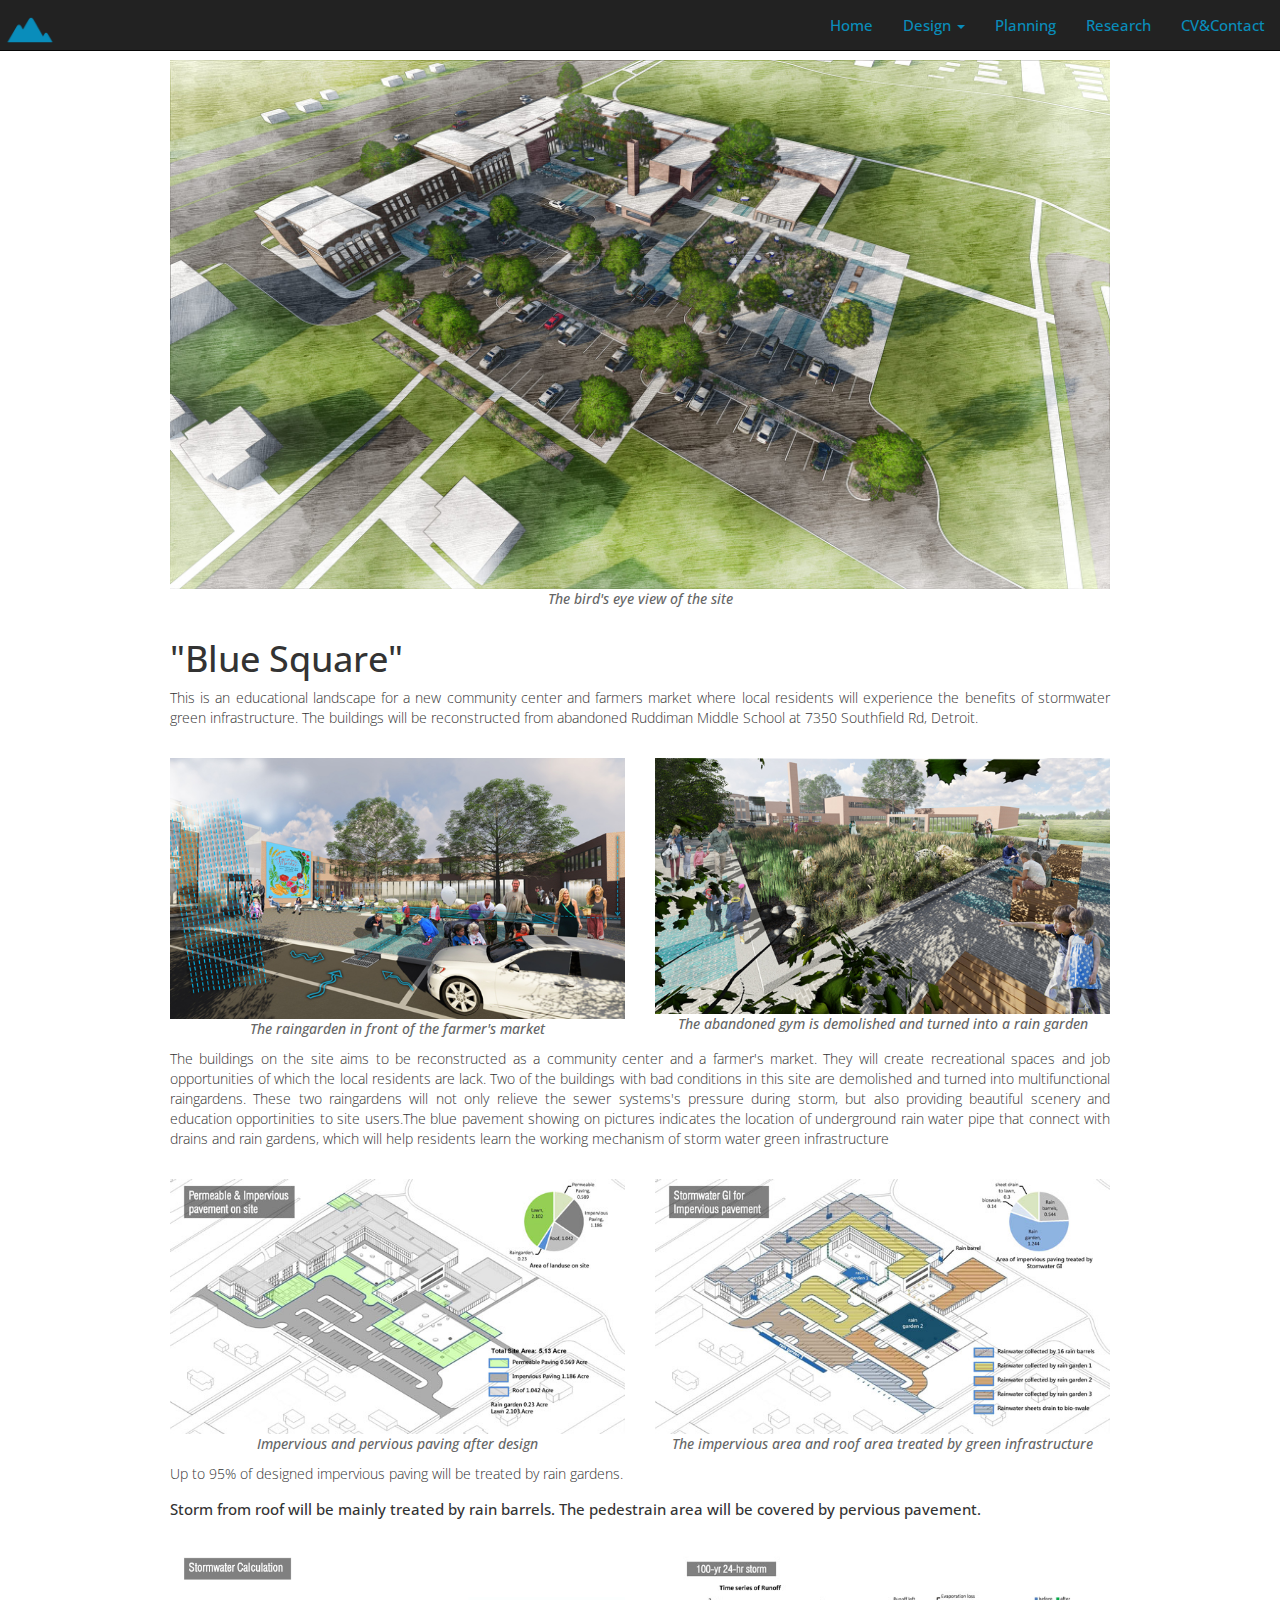
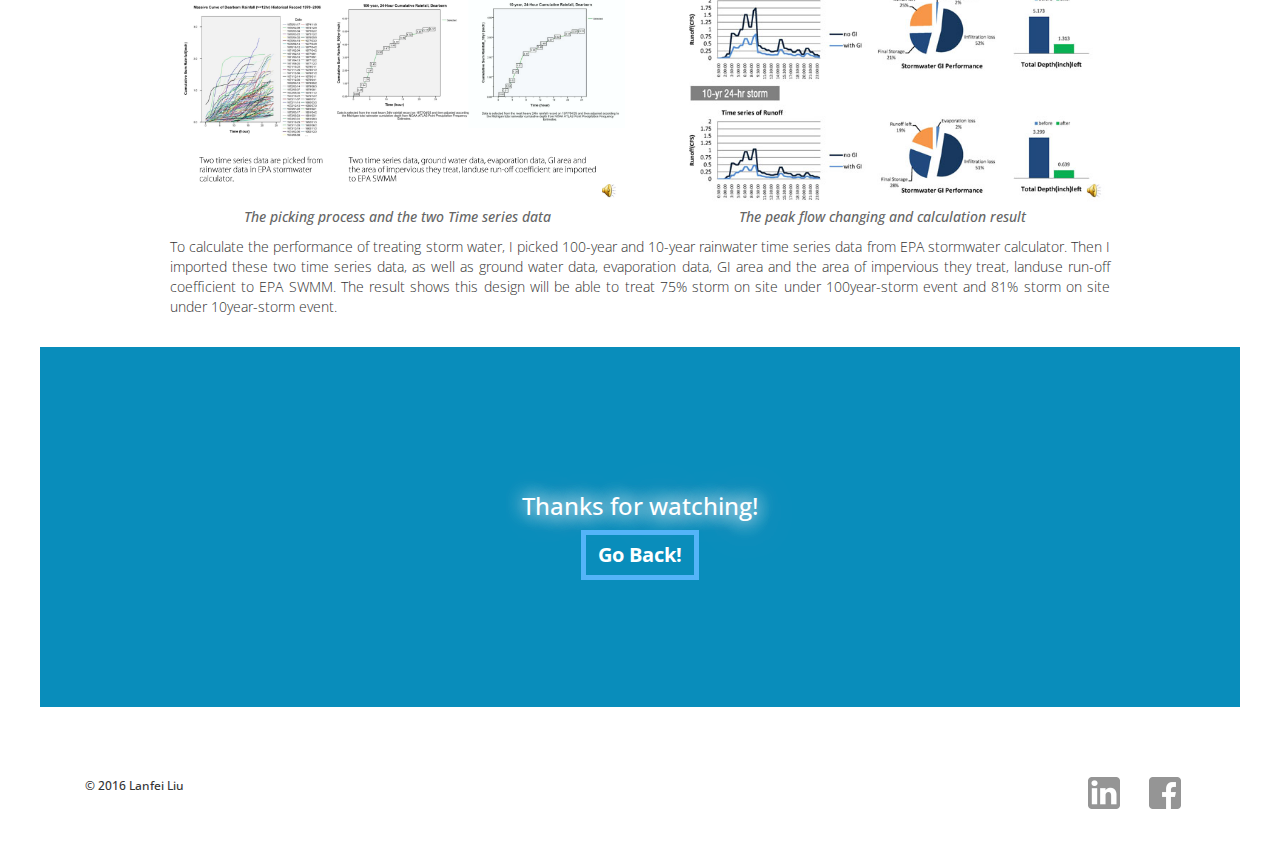
<file: udesign.html>
<!DOCTYPE html>
<html lang="en">
<head>
  <title>Lanfei Liu's Portfolio</title>
  <meta charset="utf-8" />
  <meta name="viewport" content="width=device-width, initial-scale= 1">
  <!-- Latest compiled and minified CSS -->
  <link rel="stylesheet" href="https://maxcdn.bootstrapcdn.com/bootstrap/3.3.7/css/bootstrap.min.css">
  <!-- jQuery library -->
  <script src="https://ajax.googleapis.com/ajax/libs/jquery/3.1.1/jquery.min.js"></script>
  <!-- Latest compiled JavaScript -->
  <script src="https://maxcdn.bootstrapcdn.com/bootstrap/3.3.7/js/bootstrap.min.js"></script>
  <!--import font and css-->
  <link rel="stylesheet" type="text/css" href="css/pagesu.css"/>
</head>

<!--homepage content-->
<body>
<!--header, my icon and nav-->

<header>
  <nav id="custom-bootstrap-menu" class="navbar navbar-inverse navbar-fixed-top">
    <div class="container-fluid">
      <div class="navbar-header">
        <button type="button" class="navbar-toggle C" data-toggle="collapse" data-target="#navbar2">
          <span class="sr-only">Toggle navigation</span>
          <span class="icon-bar"></span>
          <span class="icon-bar"></span>
          <span class="icon-bar"></span>
        </button>
        <a class="navbar-brand" href="index.html"><img src="images/brandmountain3.png" alt = "Lanfei">
        </a>
      </div>
      <div id="navbar2" class="navbar-collapse collapse">
        <ul class="nav navbar-nav navbar-right">
          <li ><a href="index.html">Home</a></li>
          <li class="dropdown">
            <a href="#" class="dropdown-toggle" data-toggle="dropdown" role="button" aria-expanded="false" >Design <span class="caret"></span></a>
            <ul class="dropdown-menu" role="menu">
              <li><a href="ladesign.html">Commerical Landscape Design</a></li>
              <li><a href="pkdesign.html">Park Design</a></li>
              <li class="active"><a href="udesign.html">Urban Design</a></li>
            </ul>
          <li><a href="planning.html">Planning</a></li>
          <li><a href="research.html">Research</a></li>
          <li><a href="cv.html">CV&amp;Contact</a></li>
        </ul>
      </div>
      <!--/.nav-collapse -->
    </div>
    <!--/.container-fluid -->
  </nav>

</header>

  <div class = "container">
    <section class=row>
    <div class="col-sm-12">
     <img src="images/Ruddiman_P3.jpg" alt = "The bird's eye view of the site"><p>The bird's eye view of the site</p>
    </div>
    </section>

    <section class = "jumbotron">
    <h1>"Blue Square"</h1>
    <p>This is an educational landscape for a new community center and farmers market where local residents will experience the benefits of stormwater green infrastructure. The buildings will be reconstructed from abandoned Ruddiman Middle School at 7350 Southfield Rd,  Detroit.</p>
    </section>

    <section class=row>
    <div class="col-sm-6">
      <img src="images/Ruddiman_P2.jpg" alt = "The raingarden in front of the farmer's market"><p>The raingarden in front of the farmer's market</p>
    </div>
    <div class="col-sm-6">
      <img src="images/Ruddiman_P4.jpg" alt = "The abandoned gym is demolished and turned into a rain garden"><p>The abandoned gym is demolished and turned into a rain garden</p>
    </div>
    </section>

    <section class = "jumbotron">
    <p>The buildings on the site aims to be reconstructed as a community center and a farmer's market. They will create recreational spaces and job opportunities of which the local residents are lack. Two of the buildings with bad conditions in this site are demolished and turned into multifunctional raingardens. These two raingardens will not only relieve the sewer systems's pressure during storm, but also providing beautiful scenery and education opportinities to site users.The blue pavement showing on pictures indicates the location of underground rain water pipe that connect with drains and rain gardens, which will help residents learn the working mechanism of storm water green infrastructure</p>

    </section>
     <section class=row>
    <div class="col-sm-6">
      <img src="images/Ruddiman_A1.jpg" alt= "Impervious and pervious paving after design"><p>Impervious and pervious paving after design</p>
    </div>
    <div class="col-sm-6">
      <img src="images/Ruddiman_A2.jpg" alt="The impervious area and roof area treated by green infrastructure"><p>The impervious area and roof area treated by green infrastructure</p>
    </div>
    </section>

    <section class = "jumbotron">
    <p>Up to 95% of designed impervious paving will be treated by rain gardens. </p> Storm from roof will be mainly treated by rain barrels. The pedestrain area will be covered by pervious pavement.
    </section>

     <section class=row>
    <div class="col-sm-6">
      <img src="images/Ruddiman_A3.jpg" alt="The picking process and the two Time series data"><p>The picking process and the two Time series data</p>
    </div>
    <div class="col-sm-6">
      <img src="images/Ruddiman_A4.jpg" alt="The peak flow changing and calculation result"><p>The peak flow changing and calculation result</p>
    </div>
    </section>  

    <section class = "jumbotron"> 
    <p>To calculate the performance of treating storm water, I picked 100-year and 10-year rainwater time series data from EPA stormwater calculator. Then I imported these two time series data, as well as ground water data, evaporation data, GI area and the area of impervious they treat, landuse run-off coefficient to EPA SWMM. The result shows this design will be able to treat 75% storm on site under 100year-storm event and 81% storm on site under 10year-storm event.</p>
    </section>
  </div>

  <section id = img6 class="jumbotron">
    <div class="img6overlay">
      <h3>Thanks for watching!</h3>
      <a id = buttonblue class="btn btn-primary" href="index.html">Go Back!</a>
    </div>
  </section> 

<footer class="container">
  <div class="r">
      <p class="col-sm-4">&copy; 2016 Lanfei Liu</p>
      <ul class="col-sm-8">
        <li class="col-sm-1">
          <a href="http://www.linkedin.com/in/lanfeiliu/html/"><img src="images/Linkedin-512.png" alt="Linkedin"></a>
        </li>
        <li class="col-sm-1">
          <a href="http://www.facebook.com/lanfei.liu.7/"><img src="images/Facebook-512.png" alt="Facebook"></a>
        </li>
      </ul>
    </div>
</footer> 


</body>
</html>
</file>
<file: css/lanfei.css>
@import url(http://fonts.googleapis.com/css?family=Open+Sans:400,300,700,600);

body {
  font-family: 'Open Sans', sans-serif; 
  font-size: 15px;
  font-weight: 500;
  margin-top: 50px;
}
.navbar-brand {
  padding: 0px;
}
.navbar-brand>img {
  height: 120%;
  width: auto;
}

.navbar-inverse .navbar-nav>.active>a{
  background-color: #098DBB;
  border-style: solid;
  border-width: 2px;
  border-color: #098DBB;
}

.navbar-inverse .navbar-nav>.active>a:hover {
  background:#54B4F9;
  border-style: solid;
  border-width: 2px;
  border-color: #098DBB;
}

.navbar-inverse .navbar-nav>li>a {
  color: #098DBB;

}
.navbar-inverse .navbar-nav>li>a:hover {
  background-color: transparent;
  border-style: solid;
  border-width: 2px;
  border-color: white;
}

#headtext{
  display: none;
}

.navbar-inverse .navbar-toggle .icon-bar {
  background-color: #54B4F9;
}
.navbar-toggle .icon-bar {
  display: block;
  width: 20px;
  height: 2px;
  border-radius: 2px;
}

.navbar-toggle {
    border: 1px solid;
    border-radius: 0px;
}

.navbar-inverse .navbar-toggle {
    border-color: #098DBB;
}

.jumbotron{
  display: flex;
  margin:0px;
  align-items: center;
  background-attachment: fixed;
  background-position: center;
  background-repeat: no-repeat;
  background-size: cover;
  height: 100vh;
  flex-direction: column;
  flex-wrap: nowrap;
  justify-content: center;
  background-color:transparent !important;
}

.stuff h2 {
  font-size: 40px;
  font-weight: 700;
  margin: 0;
}

.stuff h3 {
  font-size: 20px;
  font-weight: 700;
}

.stuff h4 {
  font-size: 17px;
  font-weight: 700;
  position: relative;
  left:100px;
}

.btn.btn-primary {
  font-size: 20px;
  border: 0px;
  border-radius: 0px;
  position: relative;
  align-items: center;
  font-weight: 700;
  text-align: center;
  color:#C50A0A;
  background-color: rgba(255, 255, 255, 0.5);
  border-style: solid;
  border-width: 4px;
  border-color: #C50A0A;
}

.btn.btn-primary:hover {
  color: #ffffff;
  text-shadow: none;
  background-color: #C50A0A;
}

.btn.btn-primary:hover:after{
  content: " >>> ";
}

#buttonblue{
  background-color: #54B4F9;
  color:white;
  background-color: transparent;
  border-style: solid;
  border-width: 5px;
  border-color: #54B4F9;
  text-shadow: none;
}

#buttonblue:hover {
  background-color: #54B4F9;
}

#img1{
  background-image: linear-gradient(to bottom, rgba(255,255,255,0.1) 0%,rgba(255,255,255,0.1) 100%), url("../images/Maple_P1.jpg"); 
  text-shadow: 0px 0px 80px  white, 0px 0px 80px  white, 0px 0px 20px  white, 0px 0px 20px  white, 0px 0px 20px  white;
}


#img2{
  background-image: linear-gradient(to bottom, rgba(255,255,255,0.3) 0%,rgba(255,255,255,0.3) 100%), url("../images/Ruddiman_P1.jpg");
  text-shadow: 0px 0px 80px  white, 0px 0px 80px  white, 0px 0px 20px  white, 0px 0px 20px  white, 0px 0px 20px  white;
}

#img3{
  background-image: linear-gradient(to bottom, rgba(255,255,255,0.4) 0%,rgba(255,255,255,0.4) 100%), url("../images/Detroit_P1.jpg");
  text-shadow: 0px 0px 80px  white, 0px 0px 80px  white, 0px 0px 20px  white, 0px 0px 20px  white, 0px 0px 20px  white;
}

#img4{
  background-image: linear-gradient(to bottom, rgba(255,255,255,0.1) 0%,rgba(255,255,255,0.1) 100%), url("../images/Affordable_Housing_Inventory_Map.jpg");
  text-shadow: 0px 0px 80px  white, 0px 0px 80px  white, 0px 0px 20px  white, 0px 0px 20px  white, 0px 0px 20px  white;
}

#img5{
  background-image: linear-gradient(to bottom, rgba(255,255,255,0.4) 0%,rgba(255,255,255,0.4) 100%), url("../images/Literature_Review_Table.jpg");
  text-shadow: 0px 0px 100px  white, 0px 0px 80px  white, 0px 0px 100px  white, 0px 0px 20px  white, 0px 0px 20px  white;
}

#img5 .stuff h4{
  background-color: white;
  padding: white;
}

#img6{
  text-shadow: 0px 0px 100px  white, 0px 0px 80px  white, 0px 0px 100px  white, 0px 0px 20px  white, 0px 0px 20px  white;
  height: 40vh;
}

#img6.jumbotron{
  text-shadow: 0px 0px 100px  white, 0px 0px 80px  white, 0px 0px 100px  white, 0px 0px 20px  white, 0px 0px 20px  white;
  height: 40vh;
  padding: 0 0 0 0;
  background-color: #098DBB;
}

.img6overlay{
  color:white;
  background-color: #098DBB;
  width:100%;
  display: flex;
  padding: 0 0 0 0;
  margin:0 0 0 0;
  align-items: center;
  background-attachment: fixed;
  background-position: center;
  background-repeat: no-repeat;
  background-size: cover;
  height: 100vh;
  flex-direction: column;
  flex-wrap: nowrap;
  justify-content: center;
}

#img7{
  background-image: linear-gradient(to bottom, rgba(255,255,255,0.4) 0%,rgba(255,255,255,0.4) 100%), url("../images/outdoor-swimming-pool.jpg");
  text-shadow: 0px 0px 80px  white, 0px 0px 80px  white, 0px 0px 20px  white, 0px 0px 20px  white, 0px 0px 20px  white;
}

footer {
  font-size: 10px;
  padding: 10px 0;
  bottom: 0px;
}

footer .col-sm-8 {
  display: flex;
  justify-content: flex-end;
}

footer ul {
  list-style: none;
}

footer li img {
  width: 32px;
  height: 32px;
}

@media screen and ( max-width: 768px ){

#navbotton  {
  margin: 10px;
  color: #555555;
}
.jumbotron{
  background-size: cover;
  font-size: 15px;
  height: 100vh;
} 

.stuff h2 {
  font-size: 28px;
}

.stuff h3 {
  font-size: 20px;
  margin-top:5px;
  margin-bottom:5px;

}

.stuff h4 {
  font-size: 15px;

}

#img1{
  background-image: linear-gradient(to bottom, rgba(255,255,255,0.1) 0%,rgba(255,255,255,0.1) 100%), url("../images/Maple_P1_sm.jpg"); 
  text-shadow: 0px 0px 80px  white, 0px 0px 80px  white, 0px 0px 20px  white, 0px 0px 20px  white, 0px 0px 20px  white;
}


#img2{
  background-image: linear-gradient(to bottom, rgba(255,255,255,0.3) 0%,rgba(255,255,255,0.3) 100%), url("../images/Ruddiman_P1_sm.jpg");
  text-shadow: 0px 0px 80px  white, 0px 0px 80px  white, 0px 0px 20px  white, 0px 0px 20px  white, 0px 0px 20px  white;
}

#img3{
  background-image: linear-gradient(to bottom, rgba(255,255,255,0.4) 0%,rgba(255,255,255,0.4) 100%), url("../images/Detroit_P1_sm.jpg");
  text-shadow: 0px 0px 80px  white, 0px 0px 80px  white, 0px 0px 20px  white, 0px 0px 20px  white, 0px 0px 20px  white;
}

#img4{
  background-image: linear-gradient(to bottom, rgba(255,255,255,0.1) 0%,rgba(255,255,255,0.1) 100%), url("../images/Affordable_Housing_Inventory_Map_sm.jpg");
  text-shadow: 0px 0px 80px  white, 0px 0px 80px  white, 0px 0px 20px  white, 0px 0px 20px  white, 0px 0px 20px  white;
}

#img5{
  background-image: linear-gradient(to bottom, rgba(255,255,255,0.4) 0%,rgba(255,255,255,0.4) 100%), url("../images/Literature_Review_Table.jpg");
  text-shadow: 0px 0px 80px  white, 0px 0px 80px  white, 0px 0px 20px  white, 0px 0px 20px  white, 0px 0px 20px  white;
}

#img5 .stuff h4{
  background-color: white;
  opacity: 0.8;
}



.btn.btn-primary {
  font-size: 17px;
  position: relative;
}

footer{
  font-size: 10px;
}
}

@media screen and (max-width: 414px){
#headtext{
  display: inline;
  font-size: 30px;
  font-weight: 700;
  padding: 15px;
  color:#098DBB;
}

#headimg{
  display: none;

}

.jumbotron{
  background-attachment: scroll;
  background-size: cover;
  font-size: 15px;
  height: 50vh;
} 

#img6.jumbotron{
  text-shadow: none;
  height: 30vh;
  padding: 0 0 0 0;
  background-color: #098DBB;
}

.stuff h3 {
  display: none;
}

.stuff h4 {
  display: none;
}
.stuff h2 {
  font-size: 25px;
  text-align: center;
  color: #098DBB;
}

.btn.btn-primary {
  text-align: center;
  
  font-size: 15px;
  position: relative;
  left:0px;
  top:1vh;
  text-shadow: none;
  color: #098DBB;
  font-weight: 700;
  background-color: rgba(255, 255, 255, 0.6);
  border-width: 0px;
}

.btn.btn-primary:hover {
  border-style: solid;
  border-size:1px;
  color: white;
  font-weight: 700;
  background-color: rgba(9,141,187, 0.6);
  border-width: 0px;
}

.btn.btn-primary:after{
  content: " >>> ";
}

#buttonblue{
  background-color: #54B4F9;
  color:white;
  background-color: transparent;
  border-style: solid;
  border-width: 2px;
  border-color: #54B4F9;
}

#buttonblue:hover {
  background-color: #54B4F9;
}

footer li img {
  width: 20px;
  height: 20px;
}
footer {
  font-size: 8px;
  padding: 5px 0;
  bottom: 0px;
}


#img1{
  background-image: linear-gradient(to bottom, rgba(255,255,255,0.1) 0%,rgba(255,255,255,0.1) 100%), url("../images/Maple_P1_ss.jpg"); 
  
}


#img2{
  background-image: linear-gradient(to bottom, rgba(255,255,255,0.3) 0%,rgba(255,255,255,0.3) 100%), url("../images/Ruddiman_P1_ss.jpg");
  
}

#img3{
  background-image: linear-gradient(to bottom, rgba(255,255,255,0.4) 0%,rgba(255,255,255,0.4) 100%), url("../images/Detroit_P1_ss.jpg");
  
}

#img4{
  background-image: linear-gradient(to bottom, rgba(255,255,255,0.1) 0%,rgba(255,255,255,0.1) 100%), url("../images/Affordable_Housing_Inventory_Map_ss.jpg");
  
}
}
</file>
<file: css/cv.css>
@import url(http://fonts.googleapis.com/css?family=Open+Sans:400,300,700,600);

body {
  font-family: 'Open Sans', sans-serif; 
  font-size: 15px;
  font-weight: 500;
  margin-top: 60px;
}

.navbar-brand {
  padding: 0px;
}
.navbar-brand>img {
  height: 120%;
  width: auto;
}

.navbar-inverse .navbar-nav>.active>a{
  background-color: #098DBB;
  border-style: solid;
  border-width: 2px;
  border-color: #098DBB;
}

.navbar-inverse .navbar-nav>.active>a:hover {
  background:#54B4F9;
  border-style: solid;
  border-width: 2px;
  border-color: #098DBB;
}

.navbar-inverse .navbar-nav>li>a {
  color: #098DBB;

}
.navbar-inverse .navbar-nav>li>a:hover {
  background-color: transparent;
  border-style: solid;
  border-width: 2px;
  border-color: white;
}

#headtext{
  display: none;
}

.navbar-inverse .navbar-toggle .icon-bar {
  background-color: #54B4F9;
}
.navbar-toggle .icon-bar {
  display: block;
  width: 20px;
  height: 2px;
  border-radius: 2px;
}

.navbar-toggle {
    border: 1px solid;
    border-radius: 0px;
}

.navbar-inverse .navbar-toggle {
    border-color: #098DBB;
}

.skill-set li:hover{
  background:#54B4F9;
}


section.left{
  margin: 6px;
  display:table-cell;
  height: 100%;
  vertical-align: top;
  text-align: center;
  align:center center; 
  padding-top:100px;
  width: 30%;
}

section.left h1{
  font-size: 20px;
  font-weight:600;
}

section.right h1{
  font-size: 22px;
  font-weight:600;
  color:#54B4F9;

}

section.left p{
  font-size: 12px;
  font-style: normal;
}

section.right{
  margin: 6px;
  display:table-cell;
  height: 100%;
  vertical-align: top;
  border-left: thin solid #777777;
  text-align: left;
  padding: 40px;
  width: 65%;
  padding-top:60px;
}
.btn.btn-primary {
  font-size: 15px
  border-radius: 2px;
  border: 0px;
  color: #ffffff;
  text-shadow: none;
  background-color: #C50A0A;
  font-weight: 700;
  height: 100%;
  vertical-align: top;
  text-align: center;
  align:center center; 
  width: 40%;
}

.btn.btn-primary:hover {
  color: #7DFA80;
  font-weight: 900;
  background-color: #000000;
}
section.right p{
  font-size: 15px;
  font-style: normal;
}
section p{
  color: #777777;
  font-style: normal;
}

section p em{
  color: #222222;
  font-style: normal;
  font-weight:600;
}

.me-img{
  background:url(../images/LanfeiLiuphoto.jpg) no-repeat center center ;
  background-size:100%;
  background-position:center;
  border-radius:100%;
  height:150px;
  margin:0 auto;
  position:relative;
  width:150px;
  align-items:center center; 
}

ul{
  list-style-type:none;
  margin-top:-10px;
  max-width:570px;
  padding:0;
}

.skill-set li{
  background:#098DBB;
  border-radius:5px;
  color:#FFF;
  display:inline-block;
  list-style:none;
  margin:15px 15px 0 0;
  padding:8px;
  text-align:justify;
}
footer {
  font-size: 12px;
  padding: 40px 0;
  bottom: 0px;
}
footer .col-sm-8 {
  display: flex;
  justify-content: flex-end;
  align-content: center;
}

footer ul {
  list-style: none;
}

footer li img {
  width: 32px;
  height: 32px;
}

 footer .row {
  display: flex;
  align-items: center;
}



@media screen and (max-width: 768px) {
.me-img{
  height:100px;
  width:100px;
}


  section.left{
  vertical-align: top;
  padding-top:80px;
  width: 30%;
}

.btn.btn-primary {
  vertical-align: top;
  width: 60%;
  font-size: 12px;

}
  section.right{
  vertical-align: top;
  padding-top:80px;
  text-align: left;
  padding: 40px;
  width: 60%;
}

section.right p{
  font-size: 14px;
  font-style: normal;
  border-left: none;
}


footer {
  font-size: 10px;
  padding: 10px 0;
  bottom: 0px;
}
}

@media screen and (max-width: 414px) {
.me-img{
  height:80px;
  width:80px;
}

.allleft{
  padding-top:70px;
}
section.left{
  display: block;
  padding-top:0px;
  width: 100%;
}
section.left h1{
  font-size: 18px;
  font-weight:600;
}

.btn.btn-primary {
  width: 25%;
  font-size: 10px;

}
section.right h1{
  padding-top: 0px;
  font-size: 15px;
  font-weight:600;
  color:#54B4F9;
}

section.left p{
  font-size: 10px;
  font-style: normal;
}

section.right{
  display: block;
  padding-top:0px;
  border-left: thin solid #ffffff;
  text-align: left;
  padding-top:0px;
  padding: 20px;
  width: 100%;
  line-height: 90%;
}

section.right p{
  font-size: 12px;
  font-style: normal;
  border-left: none;
}

ul {
  font-size:12px;
  padding:8px;
}

footer li img {
  width: 20px;
  height: 20px;
}
footer {
  font-size: 8px;
  padding: 5px 0;
  bottom: 0px;
}
}
</file>
<file: css/pagesl.css>
@import url(http://fonts.googleapis.com/css?family=Open+Sans:400,300,700,600);

body {
  font-family: 'Open Sans', sans-serif; 
  font-size: 15px;
  font-weight: 500;
  margin-top: 60px;
}

.navbar-brand {
  padding: 0px;
}
.navbar-brand>img {
  height: 120%;
  width: auto;
}

.navbar-inverse .navbar-nav>.active>a{
  background-color: #098DBB;
  border-style: solid;
  border-width: 2px;
  border-color: #098DBB;
}

.navbar-inverse .navbar-nav>.active>a:hover {
  background:#54B4F9;
  border-style: solid;
  border-width: 2px;
  border-color: #098DBB;
}

.navbar-inverse .navbar-nav>li>a {
  color: #098DBB;

}
.navbar-inverse .navbar-nav>li>a:hover {
  background-color: transparent;
  border-style: solid;
  border-width: 2px;
  border-color: white;
}

#headtext{
  display: none;
}

.navbar-inverse .navbar-toggle .icon-bar {
  background-color: #54B4F9;
}
.navbar-toggle .icon-bar {
  display: block;
  width: 20px;
  height: 2px;
  border-radius: 2px;
}

.navbar-toggle {
    border: 1px solid;
    border-radius: 0px;
}

.navbar-inverse .navbar-toggle {
    border-color: #098DBB;
}

.jumbotron{
  text-align: justify;
  background-color:transparent !important;
  padding-top: 0px;
  padding-bottom: 0px;
  margin-left:20px;
  margin-right:20px;
}
.col-sm-6 .col-md-4{
  display: inline;
  padding: 10px;
}

.jumbotron h1{
  font-size: 36px;
  padding-top: 0px;

}
.jumbotron  p{
  font-size: 14px;
}

.row{

  display: inline;
  align-items: center;
  text-align: center;
  color:#666666;
  font-style: italic;
  font-size: 14px;
  margin-top: 0px;
  margin-bottom: 0px;
  padding: 0px;

}
.row img {
  width: 100%;
}

img.hover-shadow {
  transition: 0.3s;
}

.hover-shadow:hover {
  box-shadow: 0 6px 15px 0 rgba(0, 0, 0, 0.5), 0 8px 25px 0 rgba(0, 0, 0, 0.19);
}

.btn.btn-primary {
  font-size: 20px;
  border: 0px;
  border-radius: 0px;
  position: relative;
  align-items: center;
  font-weight: 700;
  text-align: center;
  color:#C50A0A;
  background-color: rgba(255, 255, 255, 0.5);
  border-style: solid;
  border-width: 4px;
  border-color: #C50A0A;
}

.btn.btn-primary:hover {
  color: #ffffff;
  text-shadow: none;
  background-color: #C50A0A;
}

.btn.btn-primary:hover:after{
  content: " >>> ";
}

#buttonblue{
  background-color: #54B4F9;
  color:white;
  background-color: transparent;
  border-style: solid;
  border-width: 5px;
  border-color: #54B4F9;
  text-shadow: none;
}

#buttonblue:hover {
  background-color: #54B4F9;
}

#img6{
  text-shadow: 0px 0px 100px  white, 0px 0px 80px  white, 0px 0px 100px  white, 0px 0px 20px  white, 0px 0px 20px  white;
  height: 40vh;
}

#img6.jumbotron{
  text-shadow: 0px 0px 100px  white, 0px 0px 80px  white, 0px 0px 100px  white, 0px 0px 20px  white, 0px 0px 20px  white;
  height: 40vh;
  padding: 0 0 0 0;
  background-color: #098DBB;
}

.img6overlay{
  color:white;
  background-color: #098DBB;
  width:100%;
  display: flex;
  padding: 0 0 0 0;
  margin:0 0 0 0;
  align-items: center;
  background-attachment: fixed;
  background-position: center;
  background-repeat: no-repeat;
  background-size: cover;
  height: 40vh;
  flex-direction: column;
  flex-wrap: nowrap;
  justify-content: center;
}

footer {
  font-size: 12px;
  padding: 40px 0;
  bottom: 0px;
}

footer .col-sm-8 {
  display: flex;
  justify-content: flex-end;
}

footer ul {
  list-style: none;
}

footer li img {
  width: 32px;
  height: 32px;
}

@media screen and (max-width: 768px) {
.jumbotron{
  margin-left:10px;
  margin-right:10px;
}
.row{
  font-size: 12px;
}

.btn.btn-primary {
  font-size: 17px;
  position: relative;
}

footer {
  font-size: 10px;
  padding: 10px 0;
  bottom: 0px;
}
footer li img {
  width: 25px;
  height: 25px;
}

}

@media screen and (max-width: 414px) {
.jumbotron{
  margin-left:10px;
  margin-right:10px;
}

#img6.jumbotron{
  text-shadow: none;
  height: 30vh;
  padding: 0 0 0 0;
  background-color: #098DBB;
}

.img6overlay{
  color:white;
  background-color: #098DBB;
  width:100%;
  display: flex;
  padding: 0 0 0 0;
  margin:0 0 0 0;
  align-items: center;
  background-attachment: fixed;
  background-position: center;
  background-repeat: no-repeat;
  background-size: cover;
  height: 30vh;
  flex-direction: column;
  flex-wrap: nowrap;
  justify-content: center;
}

.row{
  font-size: 12px;
} 
.jumbotron  h1{
  font-size: 25px;
}
.jumbotron  p{
  font-size: 12px;
}

.btn.btn-primary {
  text-align: center;
  color:white;
  background-color: rgba(0, 0, 0, 0.3);
  border-style: solid;
  border-width: 1px;
  border-color: white;
  font-size: 15px;
  position: relative;
  left:0px;
  top:1vh;
  text-shadow: none;
}

.btn.btn-primary:hover {
  color: #098DBB;
  font-weight: 700;
  background-color: rgba(255, 255, 255, 0.6);
  border-width: 0px;
}

.btn.btn-primary:after{
  content: " >>> ";
}

#buttonblue{
  background-color: #54B4F9;
  color:white;
  background-color: transparent;
  border-style: solid;
  border-width: 2px;
  border-color: #54B4F9;
}

#buttonblue:hover {
  background-color: #54B4F9;
}

footer li img {
  width: 20px;
  height: 20px;
}
footer {
  font-size: 8px;
  padding: 5px 0;
  bottom: 0px;
}
}
</file>
<file: css/pagepk.css>
@import url(http://fonts.googleapis.com/css?family=Open+Sans:400,300,700,600);

body {
  font-family: 'Open Sans', sans-serif; 
  font-size: 15px;
  font-weight: 500;
  margin-top: 60px;
}
.navbar-brand {
  padding: 0px;
}
.navbar-brand>img {
  height: 120%;
  width: auto;
}

.navbar-inverse .navbar-nav>.active>a{
  background-color: #098DBB;
  border-style: solid;
  border-width: 2px;
  border-color: #098DBB;
}

.navbar-inverse .navbar-nav>.active>a:hover {
  background:#54B4F9;
  border-style: solid;
  border-width: 2px;
  border-color: #098DBB;
}

.navbar-inverse .navbar-nav>li>a {
  color: #098DBB;

}
.navbar-inverse .navbar-nav>li>a:hover {
  background-color: transparent;
  border-style: solid;
  border-width: 2px;
  border-color: white;
}

#headtext{
  display: none;
}

.navbar-inverse .navbar-toggle .icon-bar {
  background-color: #54B4F9;
}
.navbar-toggle .icon-bar {
  display: block;
  width: 20px;
  height: 2px;
  border-radius: 2px;
}

.navbar-toggle {
    border: 1px solid;
    border-radius: 0px;
}

.navbar-inverse .navbar-toggle {
    border-color: #098DBB;
}

.jumbotron{
  display: flex;
  margin:0px;
  align-items: center;
  background-attachment: scroll;
  background-position: center;
  background-repeat: no-repeat;
  background-size: 49%;
  height: 280vh;
  flex-direction: column;
  flex-wrap: nowrap;
  justify-content: center;
  background-color:transparent !important;
}

.stuff h2 {
  font-size: 40px;
  font-weight: 700;
  margin: 0;
}

.stuff h3 {
  font-size: 20px;
  font-weight: 700;
}

.stuff h4 {
  font-size: 17px;
  font-weight: 700;
  position: relative;
  left:100px;
}

.btn.btn-primary {
  font-size: 20px;
  border: 0px;
  border-radius: 0px;
  position: relative;
  align-items: center;
  font-weight: 700;
  text-align: center;
  color:#C50A0A;
  background-color: rgba(255, 255, 255, 0.5);
  border-style: solid;
  border-width: 4px;
  border-color: #C50A0A;
}

.btn.btn-primary:hover {
  color: #ffffff;
  text-shadow: none;
  background-color: #C50A0A;
}

.btn.btn-primary:hover:after{
  content: " >>> ";
}

#buttonblue{
  background-color: #54B4F9;
  color:white;
  background-color: transparent;
  border-style: solid;
  border-width: 5px;
  border-color: #54B4F9;
  text-shadow: none;
}

#buttonblue:hover {
  background-color: #54B4F9;
}

#pk1{
  background-image: url("../images/Pak_final.jpg"); 

}

#img6{
  text-shadow: 0px 0px 100px  white, 0px 0px 80px  white, 0px 0px 100px  white, 0px 0px 20px  white, 0px 0px 20px  white;
  height: 40vh;
}

#img6.jumbotron{
  text-shadow: 0px 0px 100px  white, 0px 0px 80px  white, 0px 0px 100px  white, 0px 0px 20px  white, 0px 0px 20px  white;
  height: 40vh;
  padding: 0 0 0 0;
  background-color: #098DBB;
}

.img6overlay{
  color:white;
  background-color: #098DBB;
  width:100%;
  display: flex;
  padding: 0 0 0 0;
  margin:0 0 0 0;
  align-items: center;
  background-attachment: fixed;
  background-position: center;
  background-repeat: no-repeat;
  background-size: cover;
  height: 100vh;
  flex-direction: column;
  flex-wrap: nowrap;
  justify-content: center;
}

section .row img {
  margin: 30px 0 0px 0;
  width: 100%;
  box-shadow: 0 4px 4px 0 rgba(0, 0, 0, 0.5), 0 12px 40px 0 rgba(0, 0, 0, 0.5);
}

section .row img:hover { 
  filter: brightness(120%);
  box-shadow: 0 8px 16px 0 rgba(0, 0, 0, 0.5), 0 12px 40px 0 rgba(0, 0, 0, 0.5);
  transform: scale(1.05, 1.05);
}

section .row img:active {
  transform: scale(0.95, 0.95)
}

footer {
  font-size: 10px;
  padding: 10px 0;
  bottom: 0px;
}

footer .col-sm-8 {
  display: flex;
  justify-content: flex-end;
}

footer ul {
  list-style: none;
}

footer li img {
  width: 32px;
  height: 32px;
}

@media screen and ( max-width: 768px ){

#navbotton  {
  margin: 10px;
  color: #555555;
}
.jumbotron{
  background-size: cover;
  font-size: 15px;
  height: 250vh;
  background-size: 100%;
} 

.stuff h2 {
  font-size: 28px;
}

.stuff h3 {
  font-size: 20px;
  margin-top:5px;
  margin-bottom:5px;

}

.stuff h4 {
  font-size: 15px;

}

.btn.btn-primary {
  font-size: 17px;
}

footer{
  font-size: 10px;
}
}

@media screen and (max-width: 414px){
#headtext{
  display: inline;
  font-size: 30px;
  font-weight: 700;
  padding: 15px;
  color:#098DBB;
}

#headimg{
  display: none;

}

.jumbotron{
  background-attachment: scroll;
  background-size: 95%;
  font-size: 15px;
  height: 170vh;
} 

#img6.jumbotron{
  text-shadow: none;
  height: 30vh;
  padding: 0 0 0 0;
  background-color: #098DBB;
}

.img6overlay{
  color:white;
  background-color: #098DBB;
  width:100%;
  display: flex;
  padding: 0 0 0 0;
  margin:0 0 0 0;
  align-items: center;
  background-attachment: fixed;
  background-position: center;
  background-repeat: no-repeat;
  background-size: cover;
  height: 30vh;
  flex-direction: column;
  flex-wrap: nowrap;
  justify-content: center;
}
.stuff h3 {
  display: none;
}

.stuff h4 {
  display: none;
}
.stuff h2 {
  font-size: 25px;
  text-align: center;
  color: #098DBB;
}

.btn.btn-primary {
  text-align: center;
  color:white;
  background-color: rgba(0, 0, 0, 0.3);
  border-style: solid;
  border-width: 1px;
  border-color: white;
  font-size: 15px;
  position: relative;
  left:0px;
  top:1vh;
  text-shadow: none;
}

.btn.btn-primary:hover {
  color: #098DBB;
  font-weight: 700;
  background-color: rgba(255, 255, 255, 0.6);
  border-width: 0px;
}

.btn.btn-primary:after{
  content: " >>> ";
}

#buttonblue{
  background-color: #54B4F9;
  color:white;
  background-color: transparent;
  border-style: solid;
  border-width: 2px;
  border-color: #54B4F9;
}

#buttonblue:hover {
  background-color: #54B4F9;
}

footer li img {
  width: 20px;
  height: 20px;
}
footer {
  font-size: 8px;
  padding: 5px 0;
  bottom: 0px;
}

}
</file>
<file: css/pagepl.css>
@import url(http://fonts.googleapis.com/css?family=Open+Sans:400,300,700,600);

body {
  font-family: 'Open Sans', sans-serif; 
  font-size: 15px;
  font-weight: 500;
  margin-top: 60px;
}

.navbar-brand {
  padding: 0px;
}
.navbar-brand>img {
  height: 120%;
  width: auto;
}

.navbar-inverse .navbar-nav>.active>a{
  background-color: #098DBB;
  border-style: solid;
  border-width: 2px;
  border-color: #098DBB;
}

.navbar-inverse .navbar-nav>.active>a:hover {
  background:#54B4F9;
  border-style: solid;
  border-width: 2px;
  border-color: #098DBB;
}

.navbar-inverse .navbar-nav>li>a {
  color: #098DBB;

}
.navbar-inverse .navbar-nav>li>a:hover {
  background-color: transparent;
  border-style: solid;
  border-width: 2px;
  border-color: white;
}

#headtext{
  display: none;
}

.navbar-inverse .navbar-toggle .icon-bar {
  background-color: #54B4F9;
}
.navbar-toggle .icon-bar {
  display: block;
  width: 20px;
  height: 2px;
  border-radius: 2px;
}

.navbar-toggle {
    border: 1px solid;
    border-radius: 0px;
}

.navbar-inverse .navbar-toggle {
    border-color: #098DBB;
}

.jumbotron{
  text-align: justify;
  background-color:transparent !important;
  padding-top: 0px;
  padding-bottom: 0px;
  margin-left:20px;
  margin-right:20px;
  margin-top: 0px;
  margin-bottom: 0px;
}

#img1{
  margin-top: 20px;
  margin-bottom: 20px;
  padding-bottom: 0px;
  background-size: contain;
  background-repeat: no-repeat;
  background-position: center center;
  height: 550px;
  background-image: url("../images/Storm_PPT1.jpg"); 
}
#img2{
  margin-top: 20px;
  margin-bottom: 20px;
  padding-bottom: 0px;
  background-size: contain;
  background-repeat: no-repeat;
  background-position: center center;
  height: 550px;
  background-image: url("../images/Storm_PPT2.jpg"); 
}

#img3{
  margin-top: 20px;
  margin-bottom: 20px;
  padding-bottom: 0px;
  background-size: contain;
  background-repeat: no-repeat;
  background-position: center center;
  height: 550px;
  background-image: url("../images/Storm_PPT3.jpg"); 
}

.jumbotron  h1{
  text-align: left;
  font-size: 36px;
  padding-top: 0px;

}
.jumbotron  p{
  font-size: 14px;
}

.row{
  margin-left:85px;
  margin-right:85px;
  align-items: center;
  text-align: center;
  color:#666666;
  font-style: italic;
  font-size: 14px;
}
.row img {
  width: 100%;
}

.btn.btn-primary {
  font-size: 20px;
  border: 0px;
  border-radius: 0px;
  position: relative;
  align-items: center;
  font-weight: 700;
  text-align: center;
  color:#C50A0A;
  background-color: rgba(255, 255, 255, 0.5);
  border-style: solid;
  border-width: 4px;
  border-color: #C50A0A;
}

.btn.btn-primary:hover {
  color: #ffffff;
  text-shadow: none;
  background-color: #C50A0A;
}

.btn.btn-primary:hover:after{
  content: " >>> ";
}

#buttonblue{
  background-color: #54B4F9;
  color:white;
  background-color: transparent;
  border-style: solid;
  border-width: 5px;
  border-color: #54B4F9;
  text-shadow: none;
}

#buttonblue:hover {
  background-color: #54B4F9;
}

#img6{
  text-shadow: 0px 0px 100px  white, 0px 0px 80px  white, 0px 0px 100px  white, 0px 0px 20px  white, 0px 0px 20px  white;
  height: 40vh;
}

#img6.jumbotron{
  text-shadow: 0px 0px 100px  white, 0px 0px 80px  white, 0px 0px 100px  white, 0px 0px 20px  white, 0px 0px 20px  white;
  height: 40vh;
  padding: 0 0 0 0;
  background-color: #098DBB;
}

.img6overlay{
  color:white;
  background-color: #098DBB;
  width:100%;
  display: flex;
  padding: 0 0 0 0;
  margin:0 0 0 0;
  align-items: center;
  background-attachment: fixed;
  background-position: center;
  background-repeat: no-repeat;
  background-size: cover;
  height: 40vh;
  flex-direction: column;
  flex-wrap: nowrap;
  justify-content: center;
}

footer {
  font-size: 12px;
  padding: 40px 0;
  bottom: 0px;
}

footer .col-sm-8 {
  display: flex;
  justify-content: flex-end;
}

footer ul {
  list-style: none;
}

footer li img {
  width: 32px;
  height: 32px;
}

@media screen and (max-width: 768px) {
.jumbotron{
  margin-left:20px;
  margin-right:20px;
  margin-top: 0px;
  margin-bottom: 0px;
}
.row{
  margin-left:20px;
  margin-right:20px;
  font-size: 12px;
}
#img1, #img2, #img3{
  margin-top: 5px;
  margin-bottom: 5px;
  background-size: contain;
  background-position: center center;
  height: 300px;
  }
  
.btn.btn-primary {
  font-size: 17px;
  position: relative;
}

footer {
  font-size: 10px;
  padding: 10px 0;
  bottom: 0px;
}
footer li img {
  width: 25px;
  height: 25px;
}
}

@media screen and (max-width: 414px) {
.jumbotron{
  margin-left:10px;
  margin-right:10px;
  margin-top: 0px;
  margin-bottom: 0px;
}

#img1, #img2, #img3{
  margin-top: 0px;
  margin-bottom: 0px;
  background-size: contain;
  background-position: center center;
  height: 200px;
  }
.row{
  margin-left:10px;
  margin-right:10px;
  font-size: 12px;
} 
.jumbotron h1{
  font-size: 25px;
}
.jumbotron  p{
  font-size: 12px;
}

#img6.jumbotron{
  text-shadow: none;
  height: 30vh;
  padding: 0 0 0 0;
  background-color: #098DBB;
}

.img6overlay{
  color:white;
  background-color: #098DBB;
  width:100%;
  display: flex;
  padding: 0 0 0 0;
  margin:0 0 0 0;
  align-items: center;
  background-attachment: fixed;
  background-position: center;
  background-repeat: no-repeat;
  background-size: cover;
  height: 30vh;
  flex-direction: column;
  flex-wrap: nowrap;
  justify-content: center;
}

.btn.btn-primary {
  text-align: center;
  color:white;
  background-color: rgba(0, 0, 0, 0.3);
  border-style: solid;
  border-width: 1px;
  border-color: white;
  font-size: 15px;
  position: relative;
  left:0px;
  top:1vh;
  text-shadow: none;
}

.btn.btn-primary:hover {
  color: #098DBB;
  font-weight: 700;
  background-color: rgba(255, 255, 255, 0.6);
  border-width: 0px;
}

.btn.btn-primary:after{
  content: " >>> ";
}

#buttonblue{
  background-color: #54B4F9;
  color:white;
  background-color: transparent;
  border-style: solid;
  border-width: 2px;
  border-color: #54B4F9;
}

#buttonblue:hover {
  background-color: #54B4F9;
}

footer li img {
  width: 20px;
  height: 20px;
}
footer {
  font-size: 8px;
  padding: 5px 0;
  bottom: 0px;
}
}
</file>
<file: css/pagesr.css>
@import url(http://fonts.googleapis.com/css?family=Open+Sans:400,300,700,600);

body {
  font-family: 'Open Sans', sans-serif; 
  font-size: 15px;
  font-weight: 500;
  margin-top: 60px;
}

.navbar-brand {
  padding: 0px;
}
.navbar-brand>img {
  height: 120%;
  width: auto;
}

.navbar-inverse .navbar-nav>.active>a{
  background-color: #098DBB;
  border-style: solid;
  border-width: 2px;
  border-color: #098DBB;
}

.navbar-inverse .navbar-nav>.active>a:hover {
  background:#54B4F9;
  border-style: solid;
  border-width: 2px;
  border-color: #098DBB;
}

.navbar-inverse .navbar-nav>li>a {
  color: #098DBB;

}
.navbar-inverse .navbar-nav>li>a:hover {
  background-color: transparent;
  border-style: solid;
  border-width: 2px;
  border-color: white;
}

#headtext{
  display: none;
}

.navbar-inverse .navbar-toggle .icon-bar {
  background-color: #54B4F9;
}
.navbar-toggle .icon-bar {
  display: block;
  width: 20px;
  height: 2px;
  border-radius: 2px;
}

.navbar-toggle {
    border: 1px solid;
    border-radius: 0px;
}

.navbar-inverse .navbar-toggle {
    border-color: #098DBB;
}

section .row img {
  margin: 30px 0 0px 0;
  box-shadow: 0 4px 4px 0 rgba(0, 0, 0, 0.5), 0 12px 40px 0 rgba(0, 0, 0, 0.5);
  width: 100%;
}

section .row img:hover { 
  filter: brightness(120%);
  box-shadow: 0 8px 16px 0 rgba(0, 0, 0, 0.5), 0 12px 40px 0 rgba(0, 0, 0, 0.5);
  transform: scale(1.05, 1.05);
}

section .row img:active {
  transform: scale(0.95, 0.95)
}

.btn.btn-primary {
  font-size: 20px;
  border: 0px;
  border-radius: 0px;
  position: relative;
  align-items: center;
  font-weight: 700;
  text-align: center;
  color:#C50A0A;
  background-color: rgba(255, 255, 255, 0.5);
  border-style: solid;
  border-width: 4px;
  border-color: #C50A0A;
}

.btn.btn-primary:hover {
  color: #ffffff;
  text-shadow: none;
  background-color: #C50A0A;
}

.btn.btn-primary:hover:after{
  content: " >>> ";
}

#buttonblue{
  background-color: #54B4F9;
  color:white;
  background-color: transparent;
  border-style: solid;
  border-width: 5px;
  border-color: #54B4F9;
  text-shadow: none;
}

#buttonblue:hover {
  background-color: #54B4F9;
}

#img6{
  text-shadow: 0px 0px 100px  white, 0px 0px 80px  white, 0px 0px 100px  white, 0px 0px 20px  white, 0px 0px 20px  white;
  height: 40vh;
}

#img6.jumbotron{
  text-shadow: 0px 0px 100px  white, 0px 0px 80px  white, 0px 0px 100px  white, 0px 0px 20px  white, 0px 0px 20px  white;
  height: 40vh;
  padding: 0 0 0 0;
  background-color: #098DBB;
}

.img6overlay{
  color:white;
  background-color: #098DBB;
  width:100%;
  display: flex;
  padding: 0 0 0 0;
  margin:0 0 0 0;
  align-items: center;
  background-attachment: fixed;
  background-position: center;
  background-repeat: no-repeat;
  background-size: cover;
  height: 40vh;
  flex-direction: column;
  flex-wrap: nowrap;
  justify-content: center;
}
footer {
  font-size: 12px;
  padding: 40px 0;
  bottom: 0px;
}

footer .col-sm-8 {
  display: flex;
  justify-content: flex-end;
}

footer ul {
  list-style: none;
}

footer li img {
  width: 32px;
  height: 32px;
}


@media screen and (max-width: 768px) {

.row{
  margin-left:20px;
  margin-right:20px;
  font-size: 12px;
}

section .row img {
  margin: 0px 0 0px 0;
  width: 100%;
}

.btn.btn-primary {
  font-size: 17px;
  position: relative;
}


footer {
  font-size: 10px;
  padding: 10px 0;
  bottom: 0px;
}

@media screen and (max-width: 414px) {

.row{
  margin-left:10px;
  margin-right:10px;
  font-size: 12px;
} 

section .row img {
  margin: 0 0 0 0;
  width: 100%;
}

#img6.jumbotron{
  text-shadow: none;
  height: 30vh;
  padding: 0 0 0 0;
  background-color: #098DBB;
}

.img6overlay{
  color:white;
  background-color: #098DBB;
  width:100%;
  display: flex;
  padding: 0 0 0 0;
  margin:0 0 0 0;
  align-items: center;
  background-attachment: fixed;
  background-position: center;
  background-repeat: no-repeat;
  background-size: cover;
  height: 30vh;
  flex-direction: column;
  flex-wrap: nowrap;
  justify-content: center;
}

.btn.btn-primary {
  text-align: center;
  color:white;
  background-color: rgba(0, 0, 0, 0.3);
  border-style: solid;
  border-width: 1px;
  border-color: white;
  font-size: 15px;
  position: relative;
  left:0px;
  top:1vh;
  text-shadow: none;
}

.btn.btn-primary:hover {
  color: #098DBB;
  font-weight: 700;
  background-color: rgba(255, 255, 255, 0.6);
  border-width: 0px;
}

.btn.btn-primary:after{
  content: " >>> ";
}

#buttonblue{
  background-color: #54B4F9;
  color:white;
  background-color: transparent;
  border-style: solid;
  border-width: 2px;
  border-color: #54B4F9;
}

#buttonblue:hover {
  background-color: #54B4F9;
}

footer li img {
  width: 20px;
  height: 20px;
}
footer {
  font-size: 8px;
  padding: 5px 0;
  bottom: 0px;
}
}
</file>
<file: css/pagesu.css>
@import url(http://fonts.googleapis.com/css?family=Open+Sans:400,300,700,600);

body {
  font-family: 'Open Sans', sans-serif; 
  font-size: 15px;
  font-weight: 500;
  margin-top:40px;
}

.navbar-brand {
  padding: 0px;
}
.navbar-brand>img {
  height: 120%;
  width: auto;
}

.navbar-inverse .navbar-nav>.active>a{
  background-color: #098DBB;
  border-style: solid;
  border-width: 2px;
  border-color: #098DBB;
}

.navbar-inverse .navbar-nav>.active>a:hover {
  background:#54B4F9;
  border-style: solid;
  border-width: 2px;
  border-color: #098DBB;
}

.navbar-inverse .navbar-nav>li>a {
  color: #098DBB;

}
.navbar-inverse .navbar-nav>li>a:hover {
  background-color: transparent;
  border-style: solid;
  border-width: 2px;
  border-color: white;
}

#headtext{
  display: none;
}

.navbar-inverse .navbar-toggle .icon-bar {
  background-color: #54B4F9;
}
.navbar-toggle .icon-bar {
  display: block;
  width: 20px;
  height: 2px;
  border-radius: 2px;
}

.navbar-toggle {
    border: 1px solid;
    border-radius: 0px;
}

.navbar-inverse .navbar-toggle {
    border-color: #098DBB;
}

.col-sm-12{
  margin-top: 20px;
}
.jumbotron{
  text-align: justify;
  background-color:transparent !important;
  padding-top: 0px;
  padding-bottom: 0px;
  margin-left:40px;
  margin-right:40px;
}
.jumbotron  h1{
  font-size: 36px;
  padding-top: 0px;

}
.jumbotron  p{
  font-size: 14px;
}

.row{
  margin-left:85px;
  margin-right:85px;
  align-items: center;
  text-align: center;
  color:#666666;
  font-style: italic;
  font-size: 14px;
}
.row img {
  width: 100%;
}

.btn.btn-primary {
  font-size: 20px;
  border: 0px;
  border-radius: 0px;
  position: relative;
  align-items: center;
  font-weight: 700;
  text-align: center;
  color:#C50A0A;
  background-color: rgba(255, 255, 255, 0.5);
  border-style: solid;
  border-width: 4px;
  border-color: #C50A0A;
}

.btn.btn-primary:hover {
  color: #ffffff;
  text-shadow: none;
  background-color: #C50A0A;
}

.btn.btn-primary:hover:after{
  content: " >>> ";
}

#buttonblue{
  background-color: #54B4F9;
  color:white;
  background-color: transparent;
  border-style: solid;
  border-width: 5px;
  border-color: #54B4F9;
  text-shadow: none;
}

#buttonblue:hover {
  background-color: #54B4F9;
}

#img6{
  text-shadow: 0px 0px 100px  white, 0px 0px 80px  white, 0px 0px 100px  white, 0px 0px 20px  white, 0px 0px 20px  white;
  height: 40vh;
}

#img6.jumbotron{
  text-shadow: 0px 0px 100px  white, 0px 0px 80px  white, 0px 0px 100px  white, 0px 0px 20px  white, 0px 0px 20px  white;
  height: 40vh;
  padding: 0 0 0 0;
  background-color: #098DBB;
}

.img6overlay{
  color:white;
  background-color: #098DBB;
  width:100%;
  display: flex;
  padding: 0 0 0 0;
  margin:0 0 0 0;
  align-items: center;
  background-attachment: fixed;
  background-position: center;
  background-repeat: no-repeat;
  background-size: cover;
  height: 40vh;
  flex-direction: column;
  flex-wrap: nowrap;
  justify-content: center;
}

footer {
  font-size: 12px;
  padding: 40px 0;
  bottom: 0px;
}

footer .col-sm-8 {
  display: flex;
  justify-content: flex-end;
}

footer ul {
  list-style: none;
}

footer li img {
  width: 32px;
  height: 32px;
}


@media screen and (max-width: 768px) {
.jumbotron{
  margin-left:20px;
  margin-right:20px;
}
.row{
  margin-left:20px;
  margin-right:20px;
  font-size: 12px;
}

.btn.btn-primary {
  font-size: 17px;
  position: relative;
}

footer {
  font-size: 10px;
  padding: 10px 0;
  bottom: 0px;
}
}

@media screen and (max-width: 414px) {
.jumbotron{
  margin-left:10px;
  margin-right:10px;
}

.row{
  margin-left:10px;
  margin-right:10px;
  font-size: 12px;
} 
.jumbotron  h1{
  font-size: 25px;
}
.jumbotron  p{
  font-size: 12px;
}

#img6.jumbotron{
  text-shadow: none;
  height: 30vh;
  padding: 0 0 0 0;
  background-color: #098DBB;
}

.img6overlay{
  color:white;
  background-color: #098DBB;
  width:100%;
  display: flex;
  padding: 0 0 0 0;
  margin:0 0 0 0;
  align-items: center;
  background-attachment: fixed;
  background-position: center;
  background-repeat: no-repeat;
  background-size: cover;
  height: 30vh;
  flex-direction: column;
  flex-wrap: nowrap;
  justify-content: center;
}

.btn.btn-primary {
  text-align: center;
  color:white;
  background-color: rgba(0, 0, 0, 0.3);
  border-style: solid;
  border-width: 1px;
  border-color: white;
  font-size: 15px;
  position: relative;
  left:0px;
  top:1vh;
  text-shadow: none;
}

.btn.btn-primary:hover {
  color: #098DBB;
  font-weight: 700;
  background-color: rgba(255, 255, 255, 0.6);
  border-width: 0px;
}

.btn.btn-primary:after{
  content: " >>> ";
}

#buttonblue{
  background-color: #54B4F9;
  color:white;
  background-color: transparent;
  border-style: solid;
  border-width: 2px;
  border-color: #54B4F9;
}

#buttonblue:hover {
  background-color: #54B4F9;
}

footer li img {
  width: 20px;
  height: 20px;
}
footer {
  font-size: 8px;
  padding: 5px 0;
  bottom: 0px;
}

}
</file>
